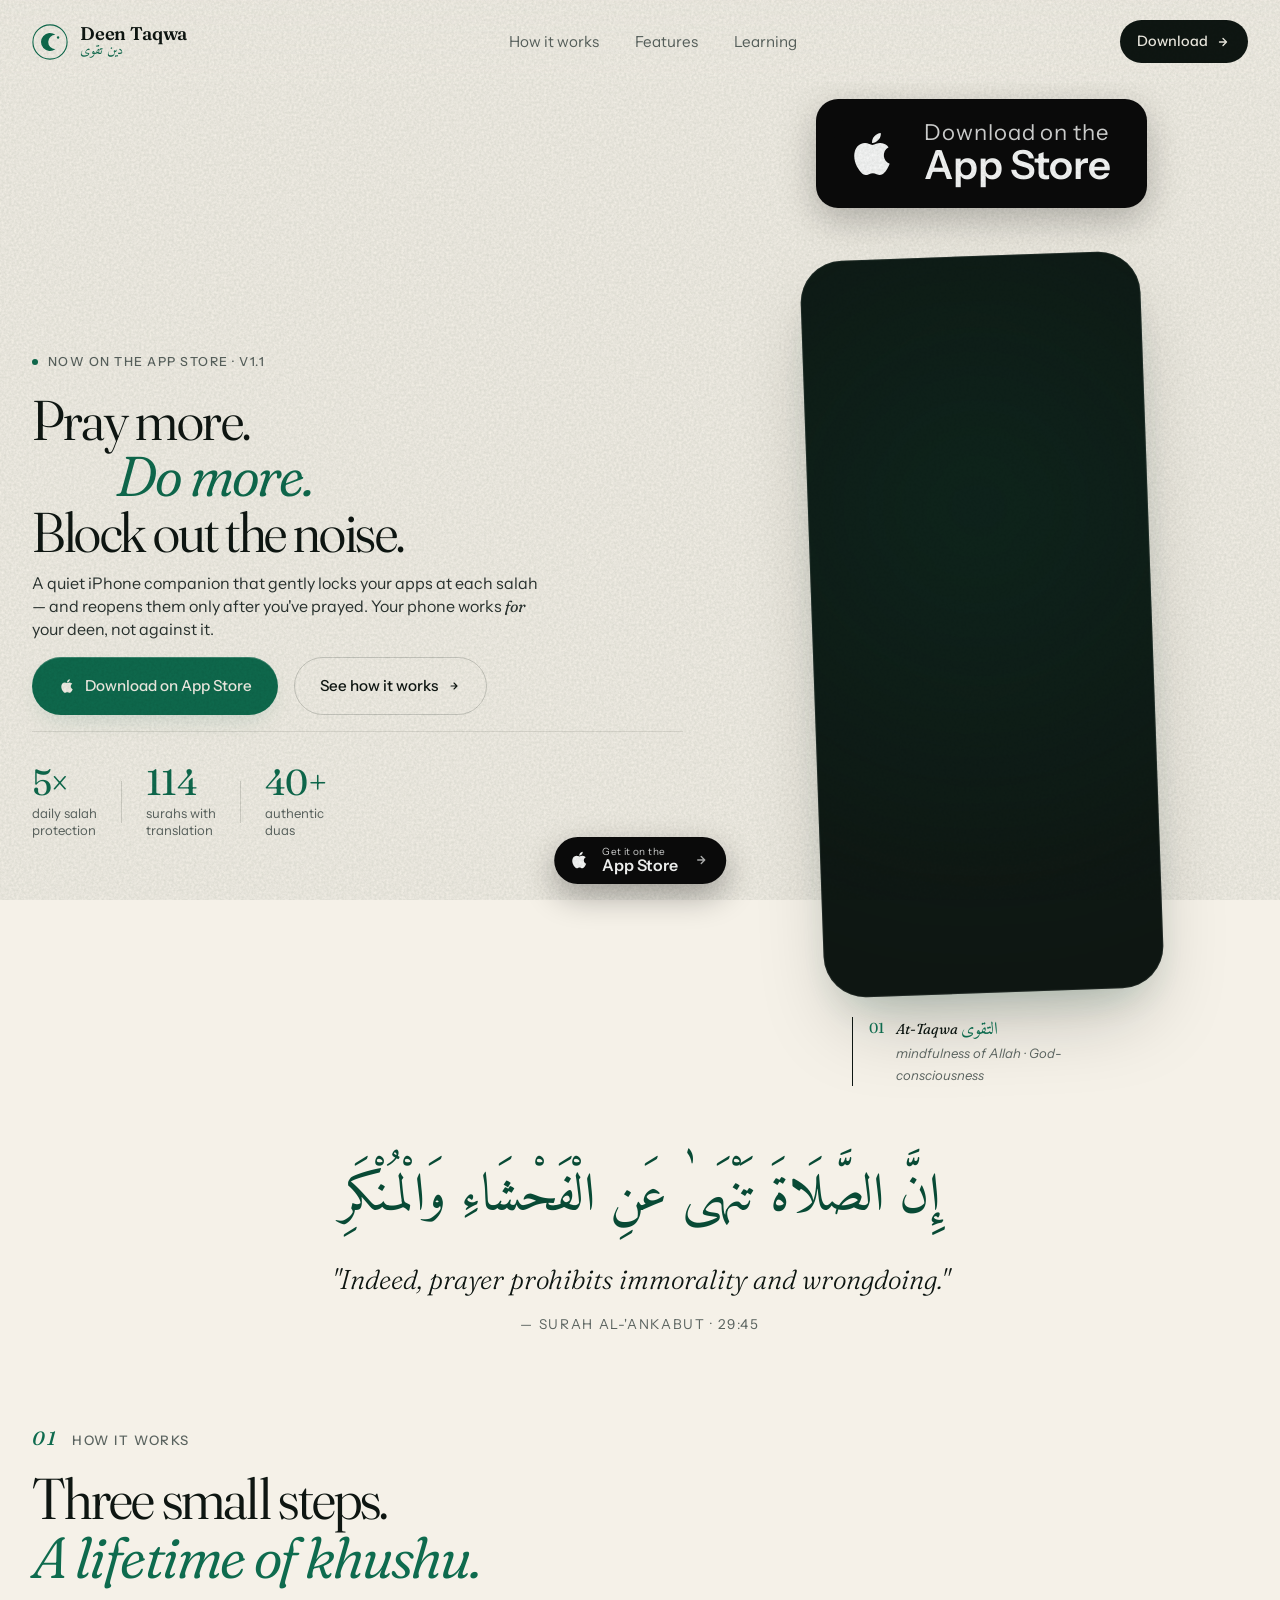
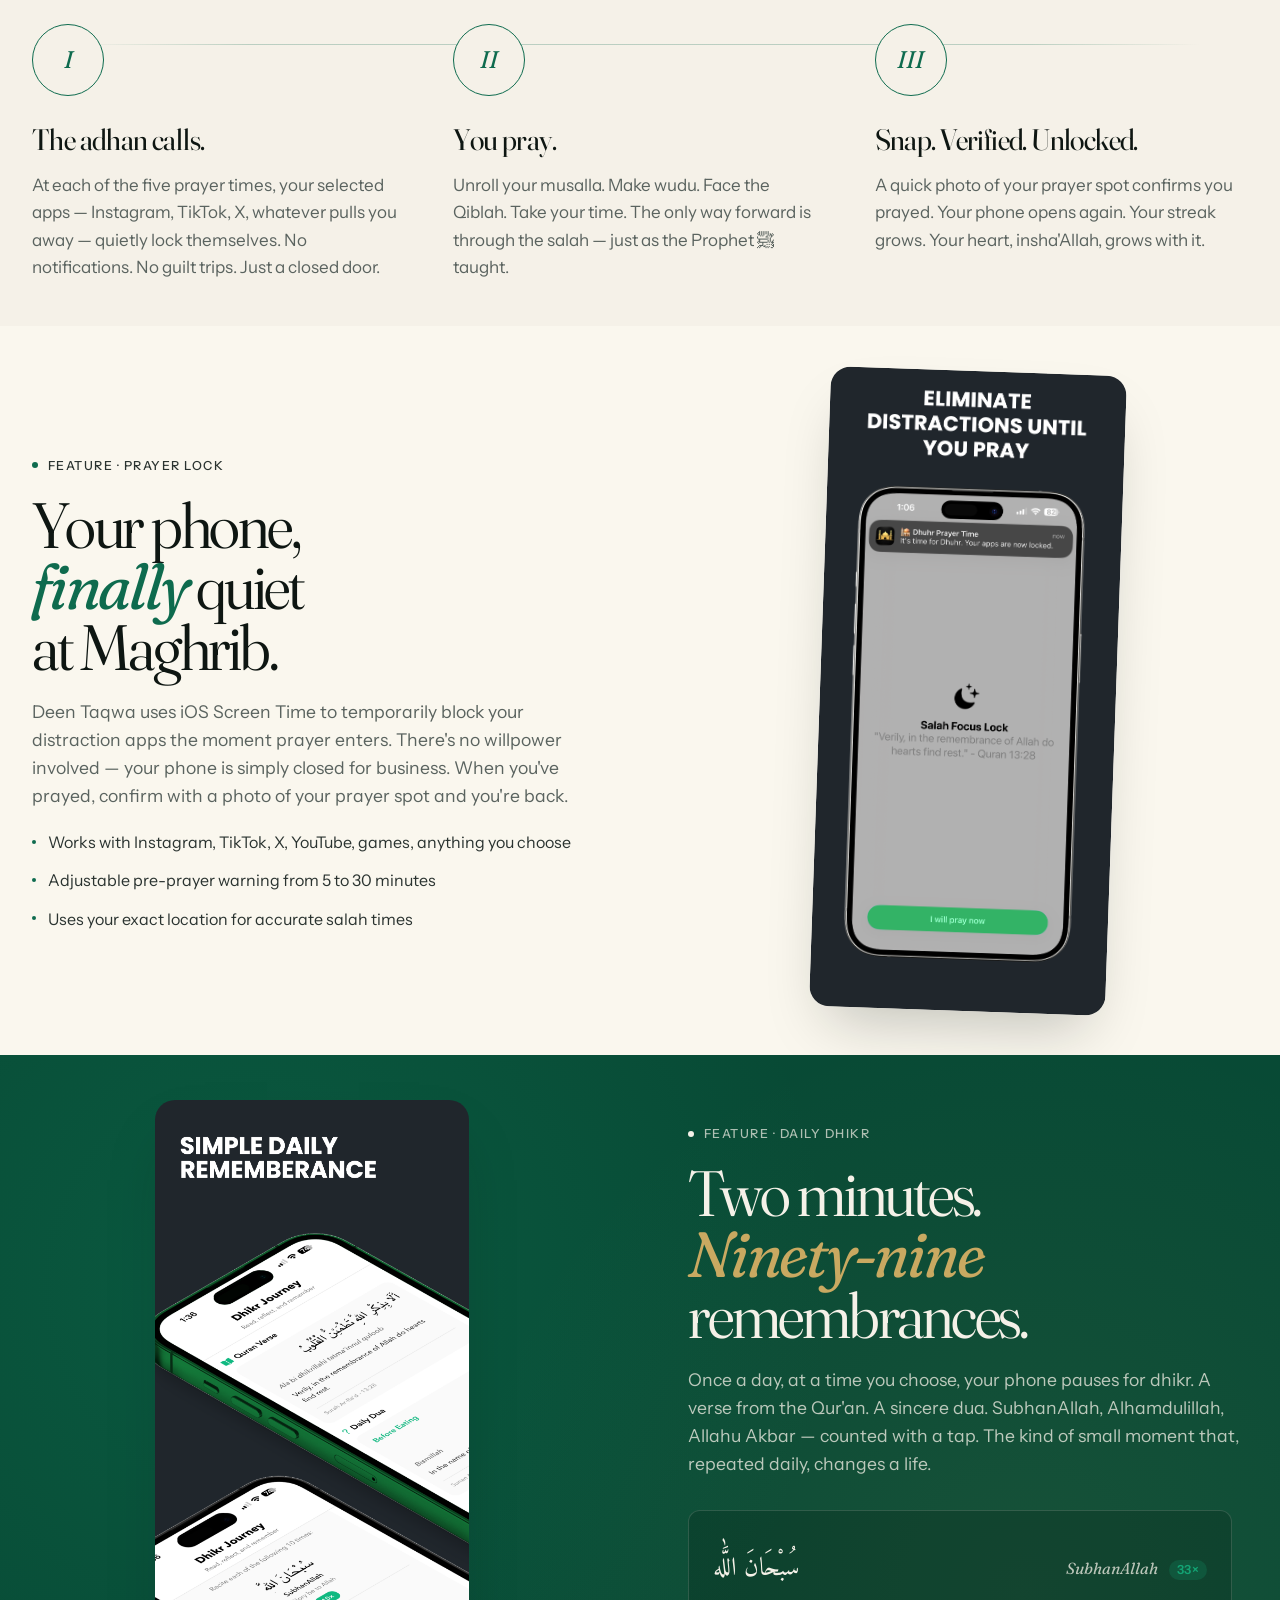
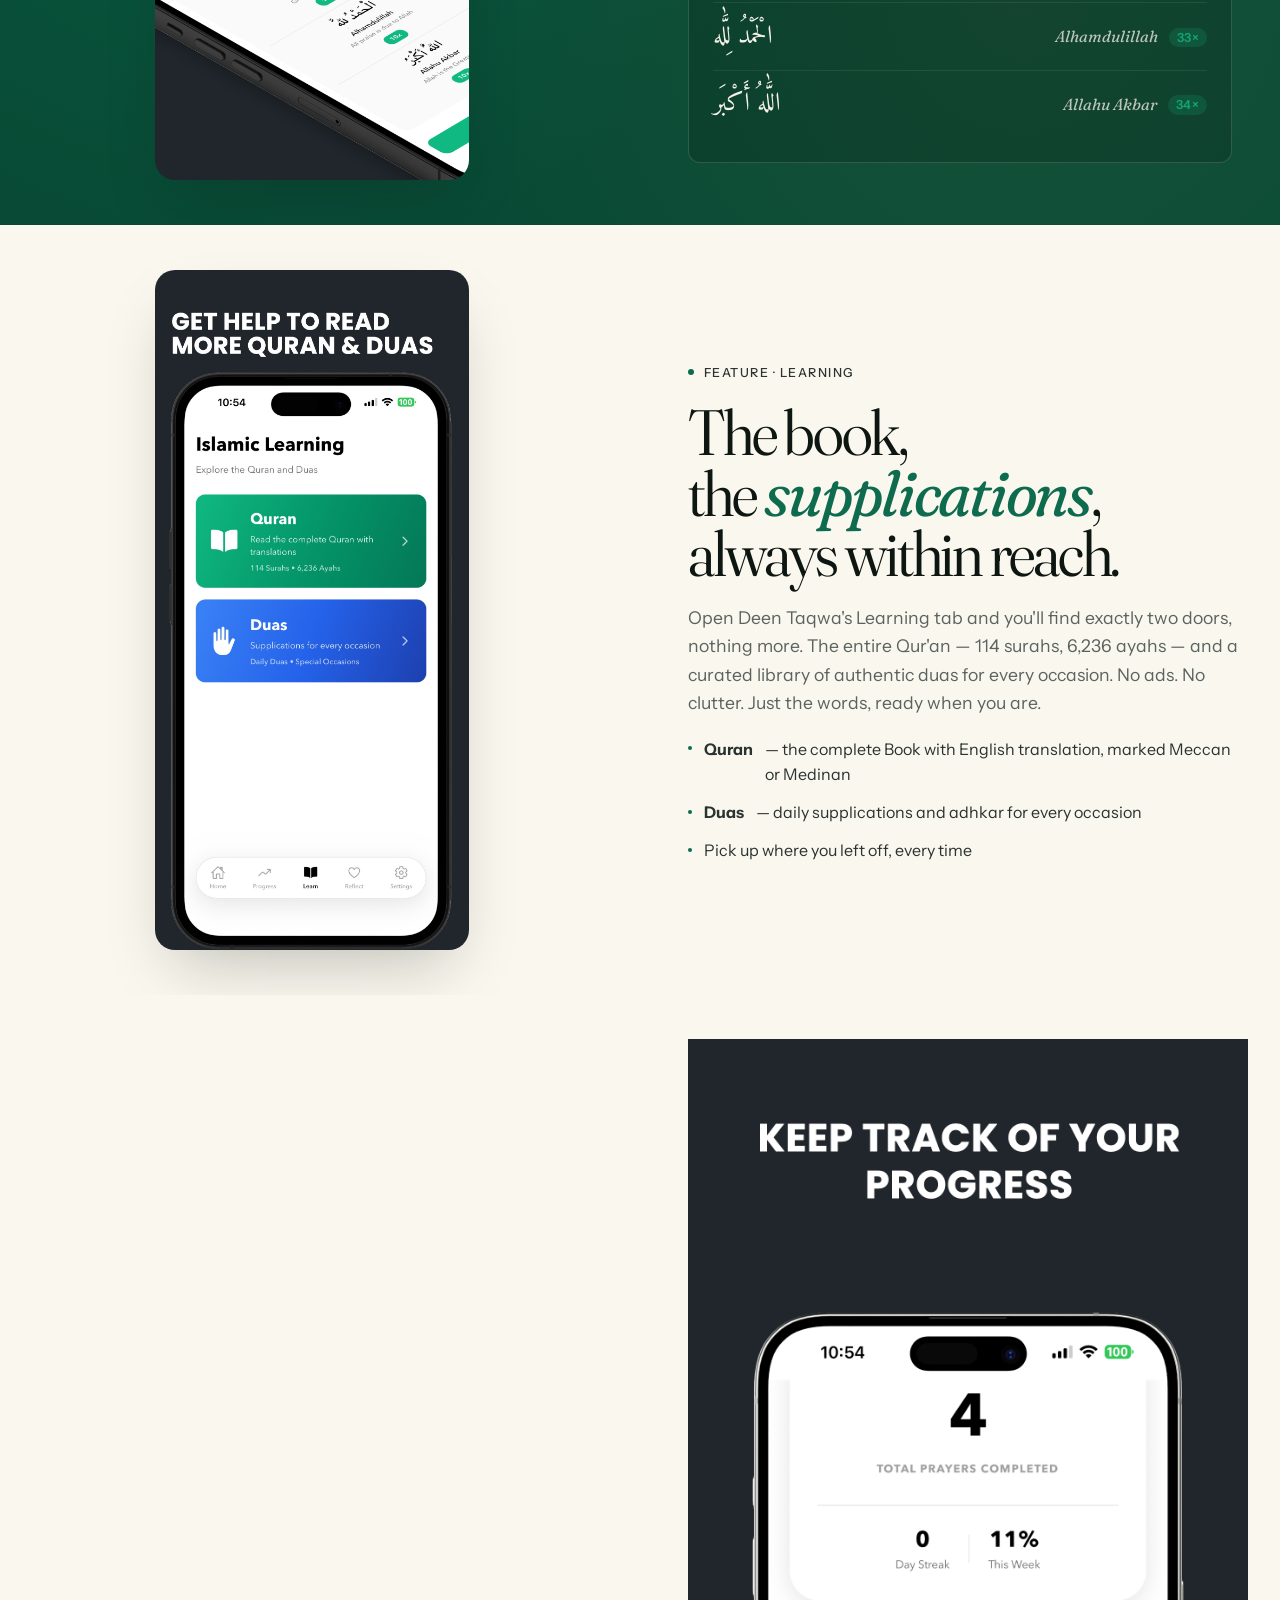
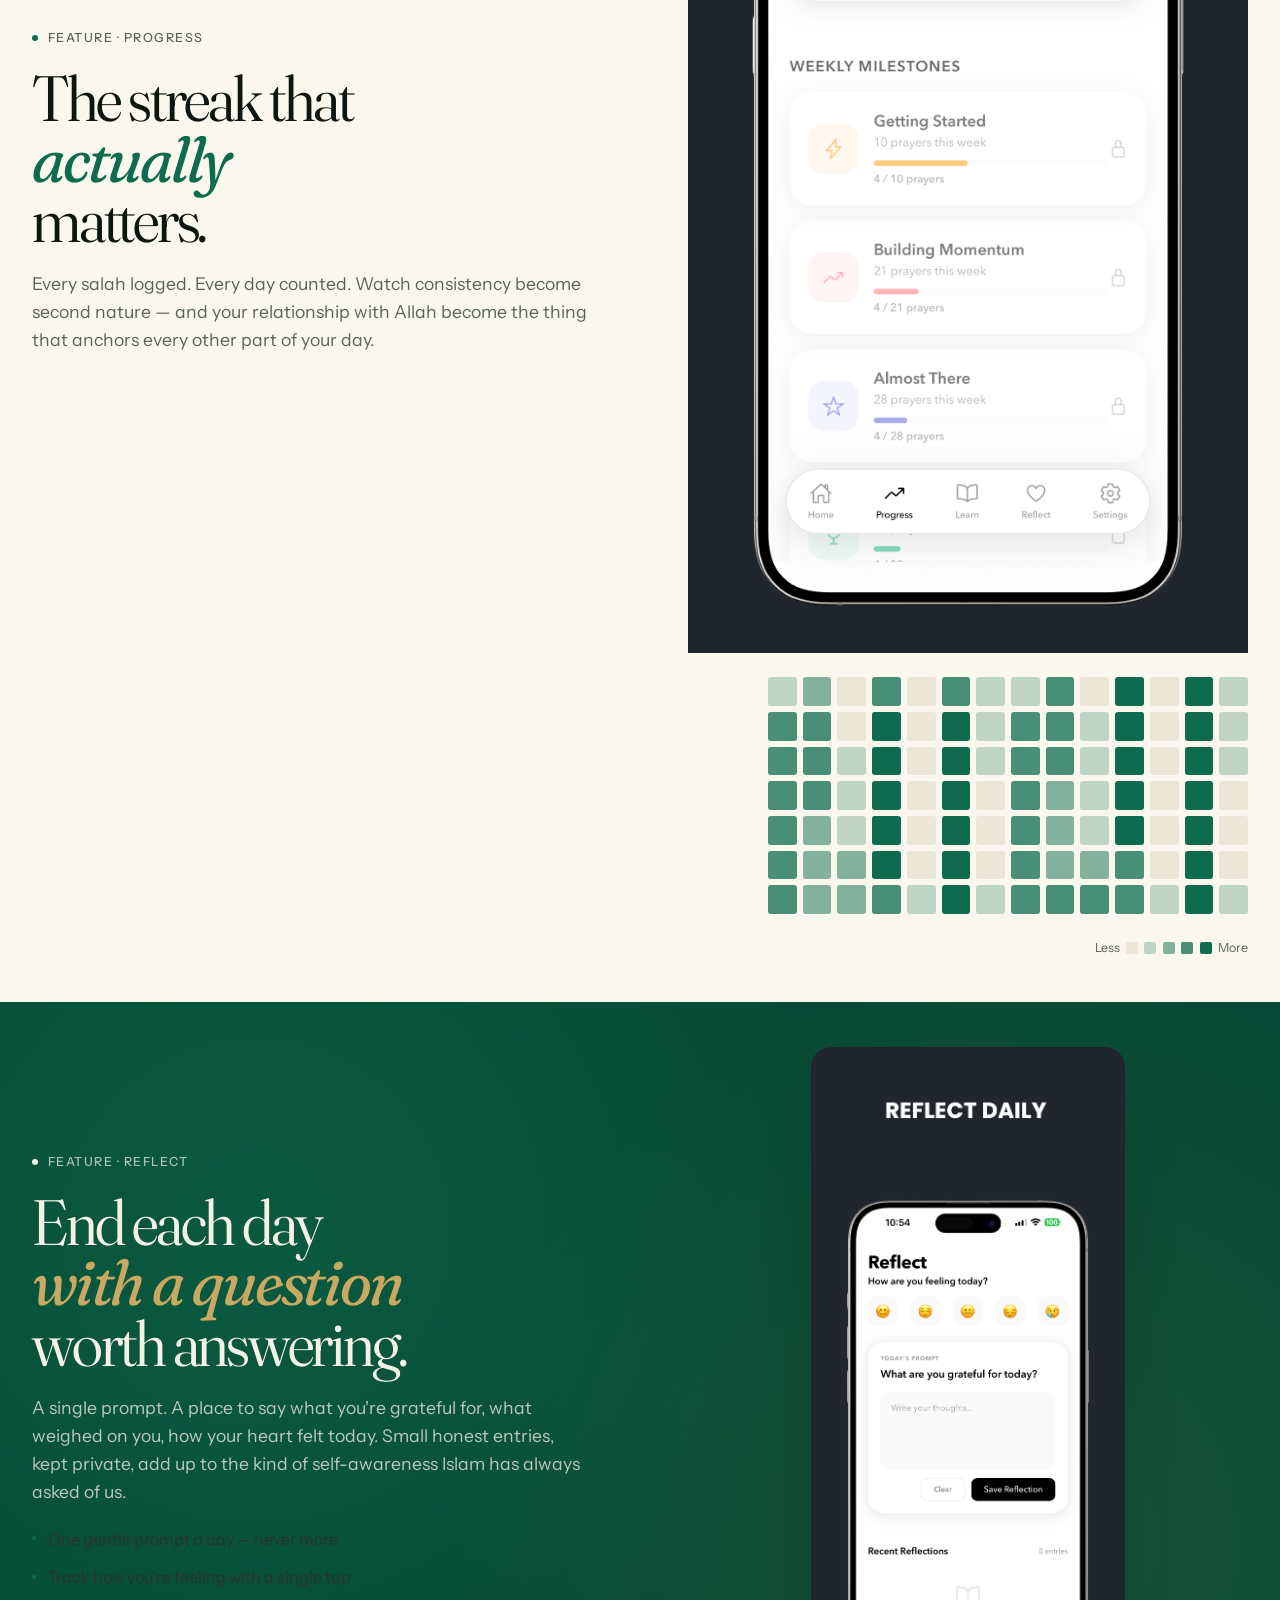
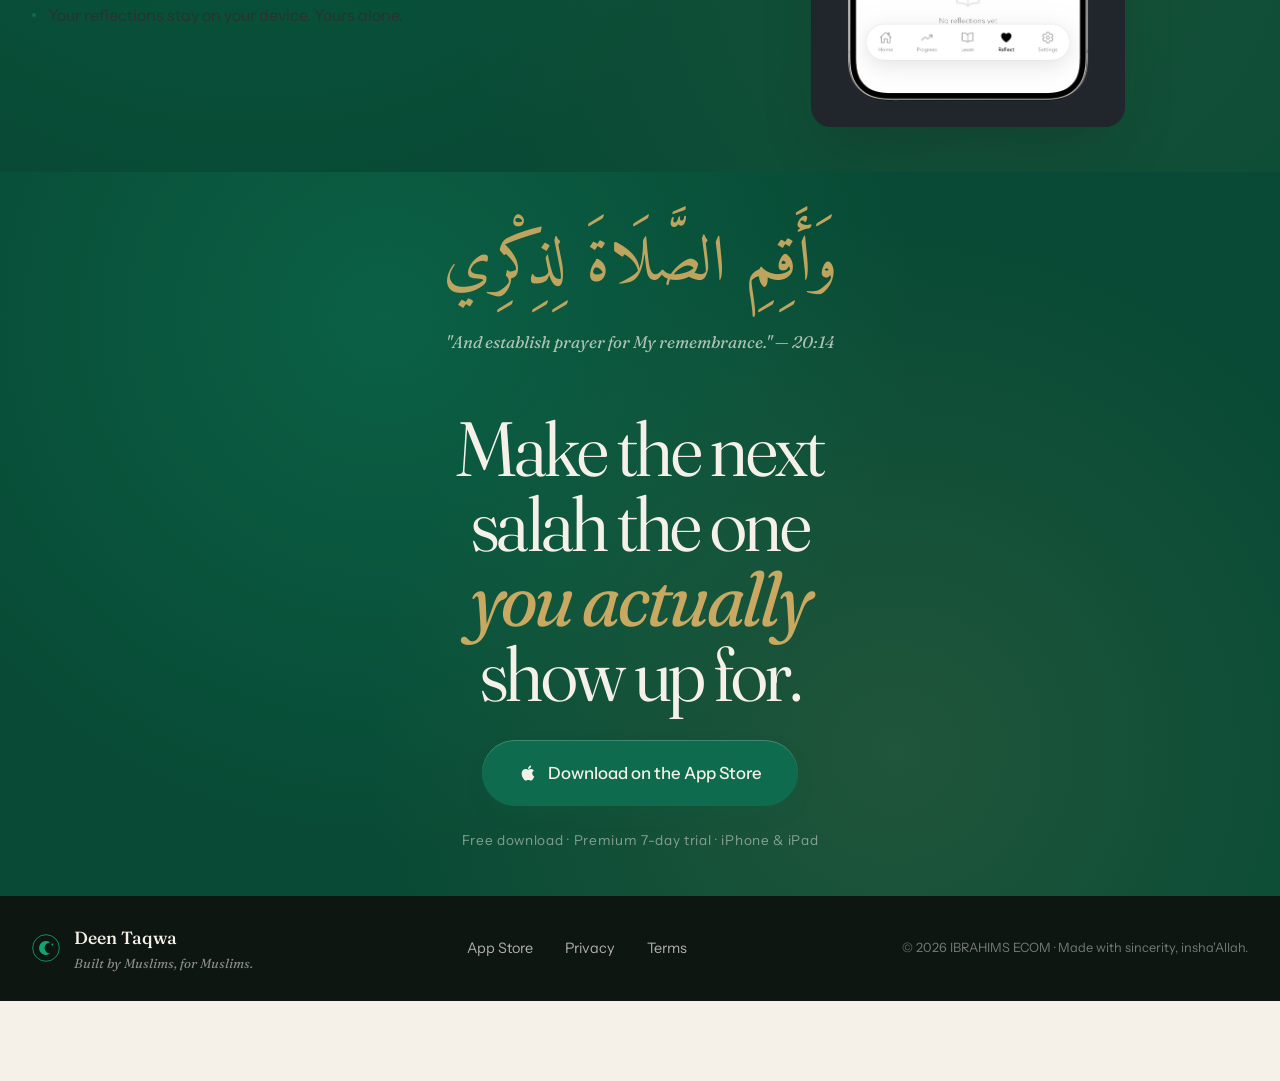
<file: index.html>
<!DOCTYPE html>
<html lang="en">
<head>
<meta charset="UTF-8" />
<meta name="viewport" content="width=device-width, initial-scale=1.0" />
<title>Deen Taqwa — Pray More. Do More. Block Out the Noise.</title>
<meta name="description" content="Deen Taqwa gently locks your apps at prayer times. Unlock by praying. Build blessed habits, track your streaks, and reconnect with salah." />

<link rel="preconnect" href="https://fonts.googleapis.com">
<link rel="preconnect" href="https://fonts.gstatic.com" crossorigin>
<link href="https://fonts.googleapis.com/css2?family=Fraunces:opsz,wght,SOFT,WONK@9..144,300..900,0..100,0..1&family=Instrument+Sans:ital,wght@0,400..700;1,400..700&family=Amiri:wght@400;700&display=swap" rel="stylesheet">

<link rel="stylesheet" href="styles.css" />

<!-- Wistia — hero video -->
<script src="https://fast.wistia.com/player.js" async></script>
<script src="https://fast.wistia.com/embed/umyrhrd9tx.js" async type="module"></script>
<style>
  wistia-player[media-id='umyrhrd9tx']:not(:defined) {
    background: center / cover no-repeat url('https://fast.wistia.com/embed/medias/umyrhrd9tx/swatch');
    display: block;
    padding-top: 216.67%;
  }
  /* Blend video edges into the hero background, hide any Wistia chrome that slips through */
  .hero__phone wistia-player {
    display: block;
    width: 100%;
    height: 100%;
    background: transparent;
  }
  /* App Store badge above the hero video */
  .hero__app-badge {
    display: inline-flex;
    align-items: center;
    gap: 24px;
    padding: 22px 36px 22px 28px;
    margin: 0 auto 24px;
    background: #0a0a0a;
    color: #fafafa;
    border-radius: 22px;
    text-decoration: none;
    font-family: var(--font-sans, 'Instrument Sans', system-ui, sans-serif);
    box-shadow: 0 12px 36px rgba(0, 0, 0, 0.25);
    transition: transform 0.2s ease, box-shadow 0.2s ease;
    width: fit-content;
  }
  .hero__app-badge:hover {
    transform: translateY(-2px);
    box-shadow: 0 18px 48px rgba(0, 0, 0, 0.3);
  }
  .hero__app-badge svg { flex-shrink: 0; }
  .hero__app-badge-copy {
    display: flex;
    flex-direction: column;
    line-height: 1.05;
    text-align: left;
  }
  .hero__app-badge-line1 {
    font-size: 22px;
    letter-spacing: 0.04em;
    opacity: 0.85;
  }
  .hero__app-badge-line2 {
    font-size: 40px;
    font-weight: 600;
    letter-spacing: -0.01em;
  }
  .hero__media { display: flex; flex-direction: column; align-items: center; }
  @media (max-width: 640px) {
    .hero__app-badge { padding: 16px 24px 16px 20px; gap: 18px; border-radius: 18px; }
    .hero__app-badge svg { width: 42px; height: 42px; }
    .hero__app-badge-line1 { font-size: 16px; }
    .hero__app-badge-line2 { font-size: 30px; }
  }

  /* Sticky Download CTA — always visible, app-store link */
  body { padding-bottom: 80px; }
  .sticky-download {
    position: fixed;
    bottom: 16px;
    left: 50%;
    transform: translateX(-50%);
    display: inline-flex;
    align-items: center;
    gap: 12px;
    padding: 10px 18px 10px 14px;
    background: #0a0a0a;
    color: #fafafa;
    border-radius: 999px;
    text-decoration: none;
    font-family: var(--font-sans, 'Instrument Sans', system-ui, sans-serif);
    box-shadow: 0 12px 32px rgba(0, 0, 0, 0.32), 0 0 0 1px rgba(255,255,255,0.05);
    z-index: 100;
    transition: transform 0.25s ease, box-shadow 0.25s ease, background 0.25s ease;
  }
  .sticky-download:hover {
    transform: translateX(-50%) translateY(-2px);
    box-shadow: 0 16px 40px rgba(0, 0, 0, 0.4);
    background: #1a1a1a;
  }
  .sticky-download svg { flex-shrink: 0; }
  .sticky-download__copy { display: flex; flex-direction: column; line-height: 1.05; text-align: left; }
  .sticky-download__line1 { font-size: 10px; letter-spacing: 0.04em; opacity: 0.85; }
  .sticky-download__line2 { font-size: 16px; font-weight: 600; letter-spacing: -0.01em; }
  .sticky-download__arrow { opacity: 0.7; margin-left: 4px; transition: transform 0.2s ease; }
  .sticky-download:hover .sticky-download__arrow { transform: translateX(2px); opacity: 1; }
  @media (max-width: 640px) {
    body { padding-bottom: 70px; }
    .sticky-download {
      left: 12px;
      right: 12px;
      transform: none;
      justify-content: center;
      padding: 10px 16px;
    }
    .sticky-download:hover { transform: translateY(-2px); }
  }
  .hero__phone wistia-player::part(wistia-close),
  .hero__phone wistia-player::part(wistia-branding),
  .hero__phone wistia-player::part(wistia-watermark),
  .hero__phone [class*='w-bottom-bar'],
  .hero__phone [class*='w-big-play-button'],
  .hero__phone [class*='w-vulcan'],
  .hero__phone [class*='w-branding'] {
    display: none !important;
    opacity: 0 !important;
    pointer-events: none !important;
  }
</style>
</head>
<body>

<!-- Subtle grain overlay -->
<div class="grain" aria-hidden="true"></div>

<!-- NAV -->
<header class="nav">
  <a href="#" class="nav__brand" aria-label="Deen Taqwa home">
    <svg class="nav__mark" viewBox="0 0 40 40" aria-hidden="true">
      <circle cx="20" cy="20" r="19" fill="none" stroke="currentColor" stroke-width="1.2"/>
      <path d="M26 12 a10 10 0 1 0 0 16 a8 8 0 1 1 0 -16 z" fill="currentColor"/>
      <circle cx="29" cy="15" r="1.3" fill="currentColor"/>
    </svg>
    <span class="nav__wordmark">
      <span class="nav__wordmark-main">Deen Taqwa</span>
      <span class="nav__wordmark-sub">دين تقوى</span>
    </span>
  </a>

  <nav class="nav__links" aria-label="Primary">
    <a href="#how">How it works</a>
    <a href="#features">Features</a>
    <a href="#learning">Learning</a>
  </nav>

  <a href="https://apps.apple.com/us/app/deen-taqwa-salah-dhikr/id6758683868" class="nav__cta" target="_blank" rel="noopener">
    Download
    <svg viewBox="0 0 16 16" width="14" height="14" aria-hidden="true"><path d="M4 8h8M8 4l4 4-4 4" fill="none" stroke="currentColor" stroke-width="1.5" stroke-linecap="round" stroke-linejoin="round"/></svg>
  </a>
</header>

<!-- HERO -->
<section class="hero">
  <div class="hero__grid">

    <div class="hero__copy">
      <div class="eyebrow">
        <span class="eyebrow__dot"></span>
        <span>Now on the App Store · v1.1</span>
      </div>

      <h1 class="hero__title">
        <span class="hero__title-line">Pray more.</span>
        <span class="hero__title-line hero__title-line--italic">Do more.</span>
        <span class="hero__title-line">Block out the noise.</span>
      </h1>

      <p class="hero__lede">
        A quiet iPhone companion that gently locks your apps at each salah — and reopens them only after you've prayed. Your phone works <em>for</em> your deen, not against it.
      </p>

      <div class="hero__ctas">
        <a href="https://apps.apple.com/us/app/deen-taqwa-salah-dhikr/id6758683868" class="btn btn--primary" target="_blank" rel="noopener">
          <svg viewBox="0 0 24 24" width="18" height="18" aria-hidden="true" fill="currentColor">
            <path d="M17.05 20.28c-.98.95-2.05.8-3.08.35-1.09-.46-2.09-.48-3.24 0-1.44.62-2.2.44-3.06-.35C2.79 15.25 3.51 7.59 9.05 7.31c1.35.07 2.29.74 3.08.8 1.18-.24 2.31-.93 3.57-.84 1.51.12 2.65.72 3.4 1.8-3.12 1.87-2.38 5.98.48 7.13-.57 1.5-1.31 2.99-2.54 4.08zM12.03 7.25c-.15-2.23 1.66-4.07 3.74-4.25.29 2.58-2.34 4.5-3.74 4.25z"/>
          </svg>
          Download on App Store
        </a>
        <a href="#how" class="btn btn--ghost">
          See how it works
          <svg viewBox="0 0 16 16" width="12" height="12" aria-hidden="true"><path d="M4 8h8M8 4l4 4-4 4" fill="none" stroke="currentColor" stroke-width="1.5" stroke-linecap="round" stroke-linejoin="round"/></svg>
        </a>
      </div>

      <div class="hero__stats">
        <div class="stat">
          <div class="stat__num">5×</div>
          <div class="stat__label">daily salah<br/>protection</div>
        </div>
        <div class="stat__divider"></div>
        <div class="stat">
          <div class="stat__num">114</div>
          <div class="stat__label">surahs with<br/>translation</div>
        </div>
        <div class="stat__divider"></div>
        <div class="stat">
          <div class="stat__num">40+</div>
          <div class="stat__label">authentic<br/>duas</div>
        </div>
      </div>
    </div>

    <div class="hero__media">
      <a
        href="https://apps.apple.com/us/app/deen-taqwa-salah-dhikr/id6758683868"
        class="hero__app-badge"
        target="_blank"
        rel="noopener"
        aria-label="Download Deen Taqwa on the App Store"
      >
        <svg viewBox="0 0 24 24" width="56" height="56" aria-hidden="true" fill="currentColor">
          <path d="M17.05 20.28c-.98.95-2.05.8-3.08.35-1.09-.46-2.09-.48-3.24 0-1.44.62-2.2.44-3.06-.35C2.79 15.25 3.51 7.59 9.05 7.31c1.35.07 2.29.74 3.08.8 1.18-.24 2.31-.93 3.57-.84 1.51.12 2.65.72 3.4 1.8-3.12 1.87-2.38 5.98.48 7.13-.57 1.5-1.31 2.99-2.54 4.08zM12.03 7.25c-.15-2.23 1.66-4.07 3.74-4.25.29 2.58-2.34 4.5-3.74 4.25z"/>
        </svg>
        <span class="hero__app-badge-copy">
          <span class="hero__app-badge-line1">Download on the</span>
          <span class="hero__app-badge-line2">App Store</span>
        </span>
      </a>
      <div class="hero__phone">
        <wistia-player
          media-id="umyrhrd9tx"
          aspect="0.46153846153846156"
          autoplay="true"
          muted="true"
          loop="true"
          playbar="false"
          play-button="false"
          small-play-button="false"
          big-play-button="false"
          fullscreen-button="false"
          volume-control="false"
          settings-control="false"
          playback-rate-control="false"
          controls-visible-on-load="false"
          silent-auto-play="true"
          end-video-behavior="loop"
          resumable="false">
        </wistia-player>
        <div class="hero__phone-glow" aria-hidden="true"></div>
      </div>
      <figure class="hero__caption">
        <span class="hero__caption-num">01</span>
        <span class="hero__caption-text">
          <em>At-Taqwa</em> <span class="ar">التقوى</span><br/>
          <span class="hero__caption-meaning">mindfulness of Allah · God-consciousness</span>
        </span>
      </figure>
    </div>

  </div>

</section>

<!-- THE PROBLEM / PROMISE -->
<section class="quote">
  <div class="quote__inner">
    <p class="quote__ar">إِنَّ الصَّلَاةَ تَنْهَىٰ عَنِ الْفَحْشَاءِ وَالْمُنْكَرِ</p>
    <p class="quote__tr">
      "Indeed, prayer prohibits immorality and wrongdoing."
    </p>
    <p class="quote__cite">— Surah Al-'Ankabut · 29:45</p>
  </div>
</section>

<!-- HOW IT WORKS -->
<section id="how" class="how">
  <div class="section-head">
    <div class="section-head__kicker">
      <span class="section-head__num">01</span>
      <span>How it works</span>
    </div>
    <h2 class="section-head__title">
      Three small steps.<br/>
      <span class="section-head__title--italic">A lifetime of khushu.</span>
    </h2>
  </div>

  <div class="steps">
    <article class="step">
      <div class="step__num">I</div>
      <h3 class="step__title">The adhan calls.</h3>
      <p class="step__body">At each of the five prayer times, your selected apps — Instagram, TikTok, X, whatever pulls you away — quietly lock themselves. No notifications. No guilt trips. Just a closed door.</p>
    </article>

    <article class="step">
      <div class="step__num">II</div>
      <h3 class="step__title">You pray.</h3>
      <p class="step__body">Unroll your musalla. Make wudu. Face the Qiblah. Take your time. The only way forward is through the salah — just as the Prophet ﷺ taught.</p>
    </article>

    <article class="step">
      <div class="step__num">III</div>
      <h3 class="step__title">Snap. Verified. Unlocked.</h3>
      <p class="step__body">A quick photo of your prayer spot confirms you prayed. Your phone opens again. Your streak grows. Your heart, insha'Allah, grows with it.</p>
    </article>
  </div>
</section>

<!-- FEATURE ONE — APP LOCK -->
<section id="features" class="feature feature--light">
  <div class="feature__grid">
    <div class="feature__copy">
      <div class="eyebrow eyebrow--dark">
        <span class="eyebrow__dot eyebrow__dot--emerald"></span>
        <span>Feature · Prayer Lock</span>
      </div>
      <h2 class="feature__title">
        Your phone,<br/>
        <em>finally</em> quiet<br/>
        at Maghrib.
      </h2>
      <p class="feature__body">
        Deen Taqwa uses iOS Screen Time to temporarily block your distraction apps the moment prayer enters. There's no willpower involved — your phone is simply closed for business. When you've prayed, confirm with a photo of your prayer spot and you're back.
      </p>
      <ul class="feature__list">
        <li><span class="feature__list-dot"></span>Works with Instagram, TikTok, X, YouTube, games, anything you choose</li>
        <li><span class="feature__list-dot"></span>Adjustable pre-prayer warning from 5 to 30 minutes</li>
        <li><span class="feature__list-dot"></span>Uses your exact location for accurate salah times</li>
      </ul>
    </div>

    <div class="feature__media feature__media--verify">
      <img src="assets/focus-lock.png" alt="Deen Taqwa Salah Focus Lock — your apps are now locked until you pray" />
    </div>
  </div>
</section>

<!-- FEATURE TWO — DHIKR -->
<section class="feature feature--dark">
  <div class="feature__grid feature__grid--reverse">
    <div class="feature__copy">
      <div class="eyebrow eyebrow--light">
        <span class="eyebrow__dot eyebrow__dot--cream"></span>
        <span>Feature · Daily Dhikr</span>
      </div>
      <h2 class="feature__title feature__title--light">
        Two minutes.<br/>
        <em>Ninety-nine</em><br/>
        remembrances.
      </h2>
      <p class="feature__body feature__body--light">
        Once a day, at a time you choose, your phone pauses for dhikr. A verse from the Qur'an. A sincere dua. SubhanAllah, Alhamdulillah, Allahu Akbar — counted with a tap. The kind of small moment that, repeated daily, changes a life.
      </p>
      <div class="dhikr-display">
        <div class="dhikr-row">
          <span class="dhikr-ar">سُبْحَانَ اللَّٰه</span>
          <span class="dhikr-tr">SubhanAllah <span class="dhikr-count">33×</span></span>
        </div>
        <div class="dhikr-row">
          <span class="dhikr-ar">الْحَمْدُ لِلَّٰه</span>
          <span class="dhikr-tr">Alhamdulillah <span class="dhikr-count">33×</span></span>
        </div>
        <div class="dhikr-row">
          <span class="dhikr-ar">اللَّٰهُ أَكْبَر</span>
          <span class="dhikr-tr">Allahu Akbar <span class="dhikr-count">34×</span></span>
        </div>
      </div>
    </div>

    <div class="feature__media feature__media--hero">
      <img src="assets/dhikr-journey.png" alt="Deen Taqwa Dhikr Journey — Quran verse, daily dua, and the three remembrances counted with taps" />
    </div>
  </div>
</section>

<!-- LEARNING SECTION -->
<section id="learning" class="feature feature--light">
  <div class="feature__grid feature__grid--reverse">
    <div class="feature__copy">
      <div class="eyebrow eyebrow--dark">
        <span class="eyebrow__dot eyebrow__dot--emerald"></span>
        <span>Feature · Learning</span>
      </div>
      <h2 class="feature__title">
        The book,<br/>
        the <em>supplications</em>,<br/>
        always within reach.
      </h2>
      <p class="feature__body">
        Open Deen Taqwa's Learning tab and you'll find exactly two doors, nothing more. The entire Qur'an — 114 surahs, 6,236 ayahs — and a curated library of authentic duas for every occasion. No ads. No clutter. Just the words, ready when you are.
      </p>
      <ul class="feature__list">
        <li><span class="feature__list-dot"></span><strong>Quran</strong> — the complete Book with English translation, marked Meccan or Medinan</li>
        <li><span class="feature__list-dot"></span><strong>Duas</strong> — daily supplications and adhkar for every occasion</li>
        <li><span class="feature__list-dot"></span>Pick up where you left off, every time</li>
      </ul>
    </div>

    <div class="feature__media feature__media--hero">
      <img src="assets/learning.png" alt="Deen Taqwa Islamic Learning screen — Quran and Duas in one clean view" />
    </div>
  </div>
</section>

<!-- PROGRESS / STATS -->
<section class="progress">
  <div class="progress__inner">
    <div class="progress__copy">
      <div class="eyebrow">
        <span class="eyebrow__dot"></span>
        <span>Feature · Progress</span>
      </div>
      <h2 class="feature__title">
        The streak that<br/>
        <em>actually</em><br/>
        matters.
      </h2>
      <p class="feature__body">
        Every salah logged. Every day counted. Watch consistency become second nature — and your relationship with Allah become the thing that anchors every other part of your day.
      </p>
    </div>

    <div class="progress__viz">
      <div class="progress__phone">
        <img src="assets/progress.png" alt="Deen Taqwa progress screen — total prayers completed, day streak, and weekly milestones" />
      </div>
      <div class="streak-grid" aria-hidden="true">
        <!-- 7 cols x 6 rows = 42 cells, GitHub-style streak -->
      </div>
      <div class="streak-legend" aria-hidden="true">
        <span>Less</span>
        <span class="streak-sq streak-sq--l0"></span>
        <span class="streak-sq streak-sq--l1"></span>
        <span class="streak-sq streak-sq--l2"></span>
        <span class="streak-sq streak-sq--l3"></span>
        <span class="streak-sq streak-sq--l4"></span>
        <span>More</span>
      </div>
    </div>
  </div>
</section>

<!-- REFLECT SECTION -->
<section class="feature feature--dark">
  <div class="feature__grid">
    <div class="feature__copy">
      <div class="eyebrow eyebrow--light">
        <span class="eyebrow__dot eyebrow__dot--cream"></span>
        <span>Feature · Reflect</span>
      </div>
      <h2 class="feature__title feature__title--light">
        End each day<br/>
        <em>with a question</em><br/>
        worth answering.
      </h2>
      <p class="feature__body feature__body--light">
        A single prompt. A place to say what you're grateful for, what weighed on you, how your heart felt today. Small honest entries, kept private, add up to the kind of self-awareness Islam has always asked of us.
      </p>
      <ul class="feature__list">
        <li><span class="feature__list-dot"></span>One gentle prompt a day — never more</li>
        <li><span class="feature__list-dot"></span>Track how you're feeling with a single tap</li>
        <li><span class="feature__list-dot"></span>Your reflections stay on your device. Yours alone.</li>
      </ul>
    </div>

    <div class="feature__media feature__media--hero">
      <img src="assets/reflect.png" alt="Deen Taqwa Reflect screen — mood check-in and a daily gratitude prompt" />
    </div>
  </div>
</section>

<!-- FINAL CTA -->
<section class="final-cta">
  <div class="final-cta__inner">
    <p class="final-cta__ar">وَأَقِمِ الصَّلَاةَ لِذِكْرِي</p>
    <p class="final-cta__meaning">"And establish prayer for My remembrance." — 20:14</p>

    <h2 class="final-cta__title">
      Make the next<br/>
      salah the one<br/>
      <em>you actually</em><br/>
      show up for.
    </h2>

    <a href="https://apps.apple.com/us/app/deen-taqwa-salah-dhikr/id6758683868" class="btn btn--primary btn--large" target="_blank" rel="noopener">
      <svg viewBox="0 0 24 24" width="20" height="20" aria-hidden="true" fill="currentColor">
        <path d="M17.05 20.28c-.98.95-2.05.8-3.08.35-1.09-.46-2.09-.48-3.24 0-1.44.62-2.2.44-3.06-.35C2.79 15.25 3.51 7.59 9.05 7.31c1.35.07 2.29.74 3.08.8 1.18-.24 2.31-.93 3.57-.84 1.51.12 2.65.72 3.4 1.8-3.12 1.87-2.38 5.98.48 7.13-.57 1.5-1.31 2.99-2.54 4.08zM12.03 7.25c-.15-2.23 1.66-4.07 3.74-4.25.29 2.58-2.34 4.5-3.74 4.25z"/>
      </svg>
      Download on the App Store
    </a>

    <p class="final-cta__sub">Free download · Premium 7-day trial · iPhone & iPad</p>
  </div>
</section>

<!-- FOOTER -->
<footer class="footer">
  <div class="footer__inner">
    <div class="footer__brand">
      <span class="footer__mark">
        <svg viewBox="0 0 40 40" width="28" height="28" aria-hidden="true">
          <circle cx="20" cy="20" r="19" fill="none" stroke="currentColor" stroke-width="1.2"/>
          <path d="M26 12 a10 10 0 1 0 0 16 a8 8 0 1 1 0 -16 z" fill="currentColor"/>
          <circle cx="29" cy="15" r="1.3" fill="currentColor"/>
        </svg>
      </span>
      <div>
        <div class="footer__wordmark">Deen Taqwa</div>
        <div class="footer__tag">Built by Muslims, for Muslims.</div>
      </div>
    </div>

    <nav class="footer__nav" aria-label="Footer">
      <a href="https://apps.apple.com/us/app/deen-taqwa-salah-dhikr/id6758683868" target="_blank" rel="noopener">App Store</a>
      <a href="https://sites.google.com/view/salahlock/privacy-policy" target="_blank" rel="noopener">Privacy</a>
      <a href="https://www.apple.com/legal/internet-services/itunes/dev/stdeula/" target="_blank" rel="noopener">Terms</a>
    </nav>

    <p class="footer__copy">© 2026 IBRAHIMS ECOM · Made with sincerity, insha'Allah.</p>
  </div>
</footer>

<!-- Sticky Download CTA -->
<a
  href="https://apps.apple.com/us/app/deen-taqwa-salah-dhikr/id6758683868"
  class="sticky-download"
  target="_blank"
  rel="noopener"
  aria-label="Download Deen Taqwa on the App Store"
>
  <svg viewBox="0 0 24 24" width="22" height="22" aria-hidden="true" fill="currentColor">
    <path d="M17.05 20.28c-.98.95-2.05.8-3.08.35-1.09-.46-2.09-.48-3.24 0-1.44.62-2.2.44-3.06-.35C2.79 15.25 3.51 7.59 9.05 7.31c1.35.07 2.29.74 3.08.8 1.18-.24 2.31-.93 3.57-.84 1.51.12 2.65.72 3.4 1.8-3.12 1.87-2.38 5.98.48 7.13-.57 1.5-1.31 2.99-2.54 4.08zM12.03 7.25c-.15-2.23 1.66-4.07 3.74-4.25.29 2.58-2.34 4.5-3.74 4.25z"/>
  </svg>
  <span class="sticky-download__copy">
    <span class="sticky-download__line1">Get it on the</span>
    <span class="sticky-download__line2">App Store</span>
  </span>
  <svg class="sticky-download__arrow" viewBox="0 0 16 16" width="14" height="14" aria-hidden="true">
    <path d="M4 8h8M8 4l4 4-4 4" fill="none" stroke="currentColor" stroke-width="1.6" stroke-linecap="round" stroke-linejoin="round"/>
  </svg>
</a>

<script src="script.js"></script>
</body>
</html>
</file>
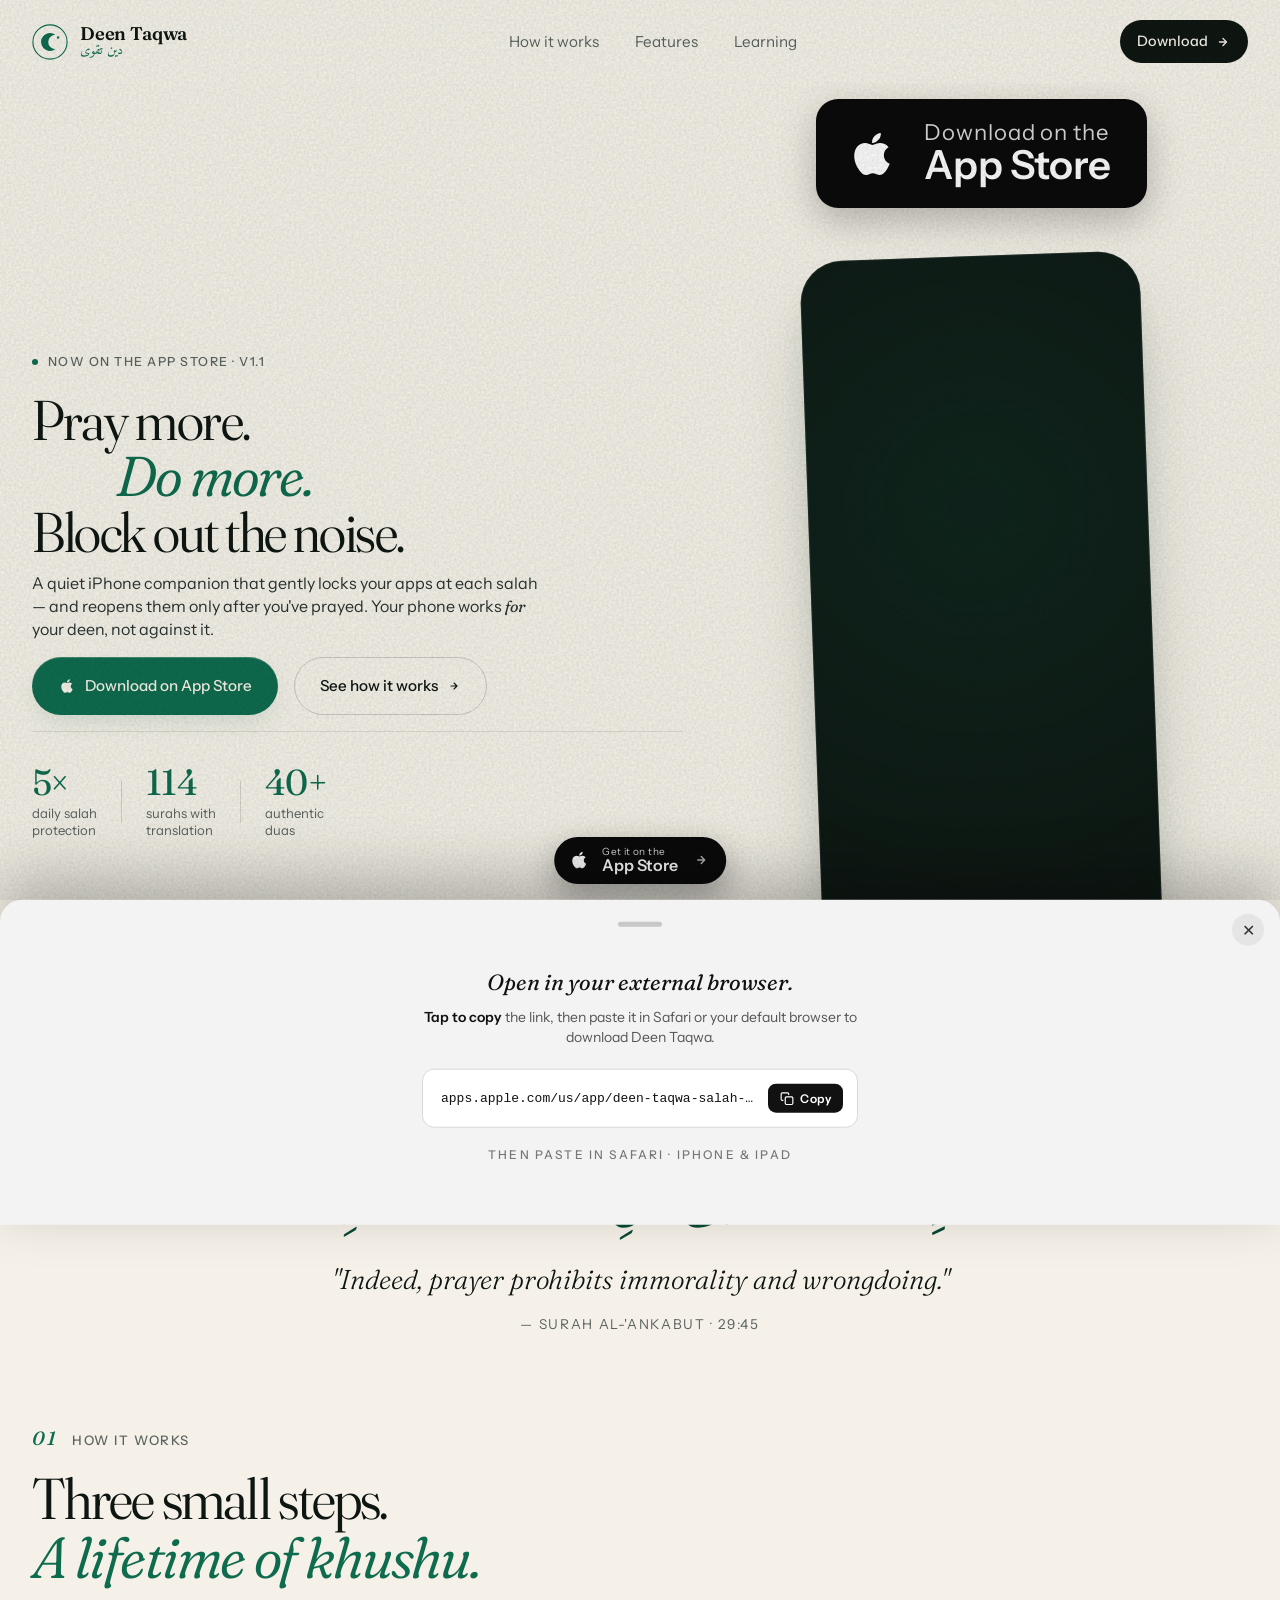
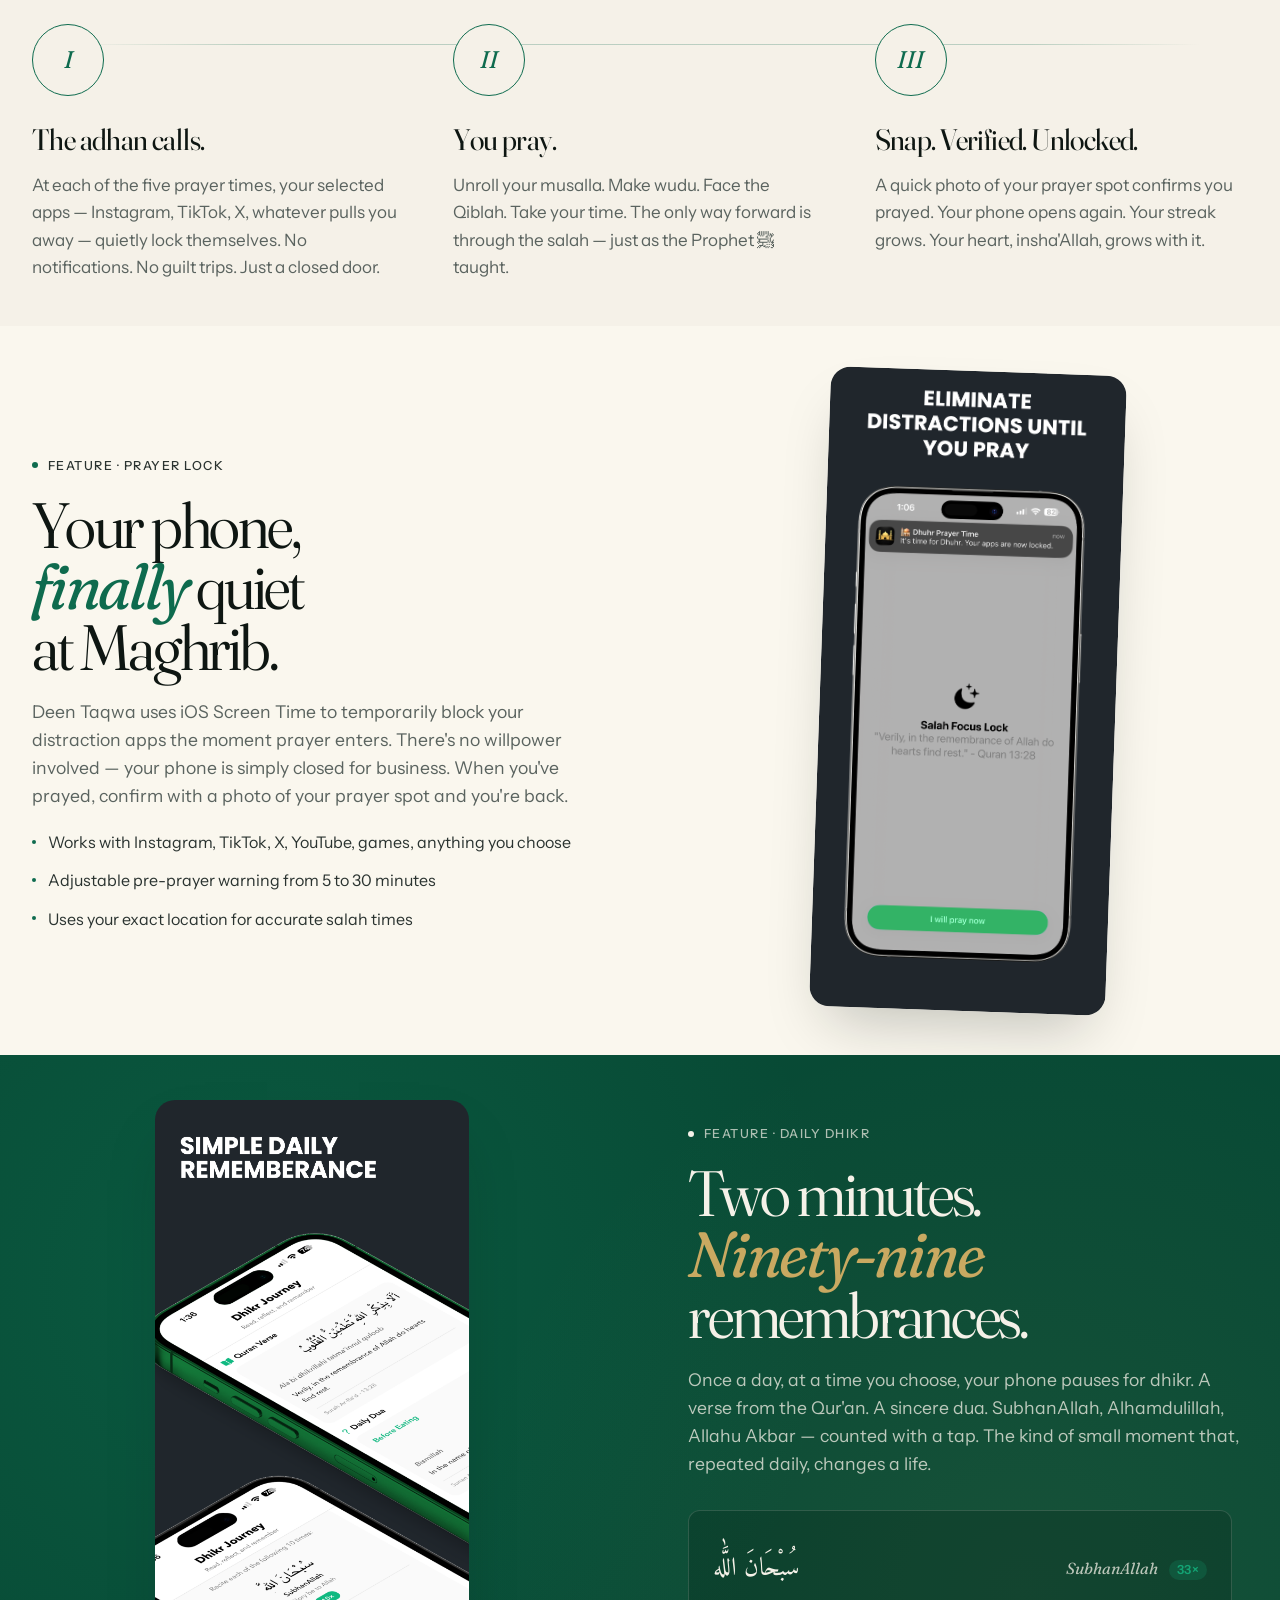
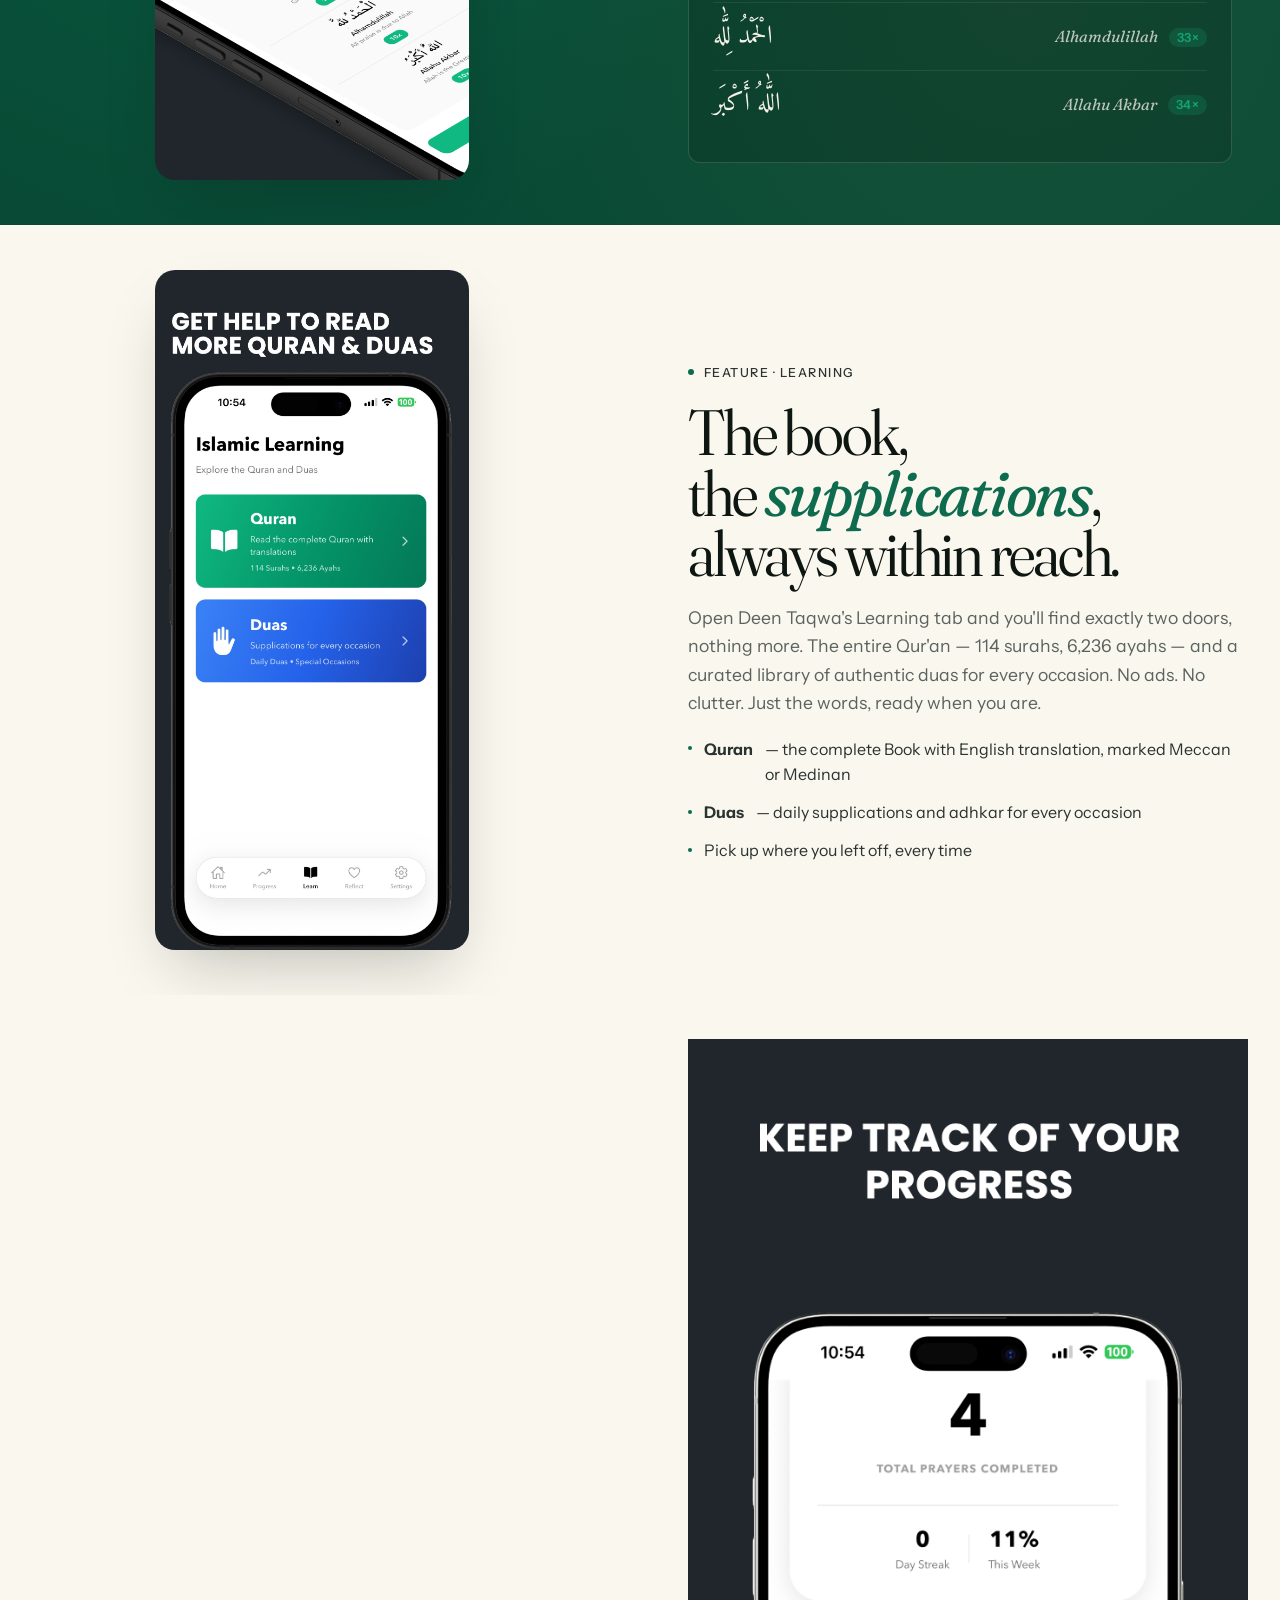
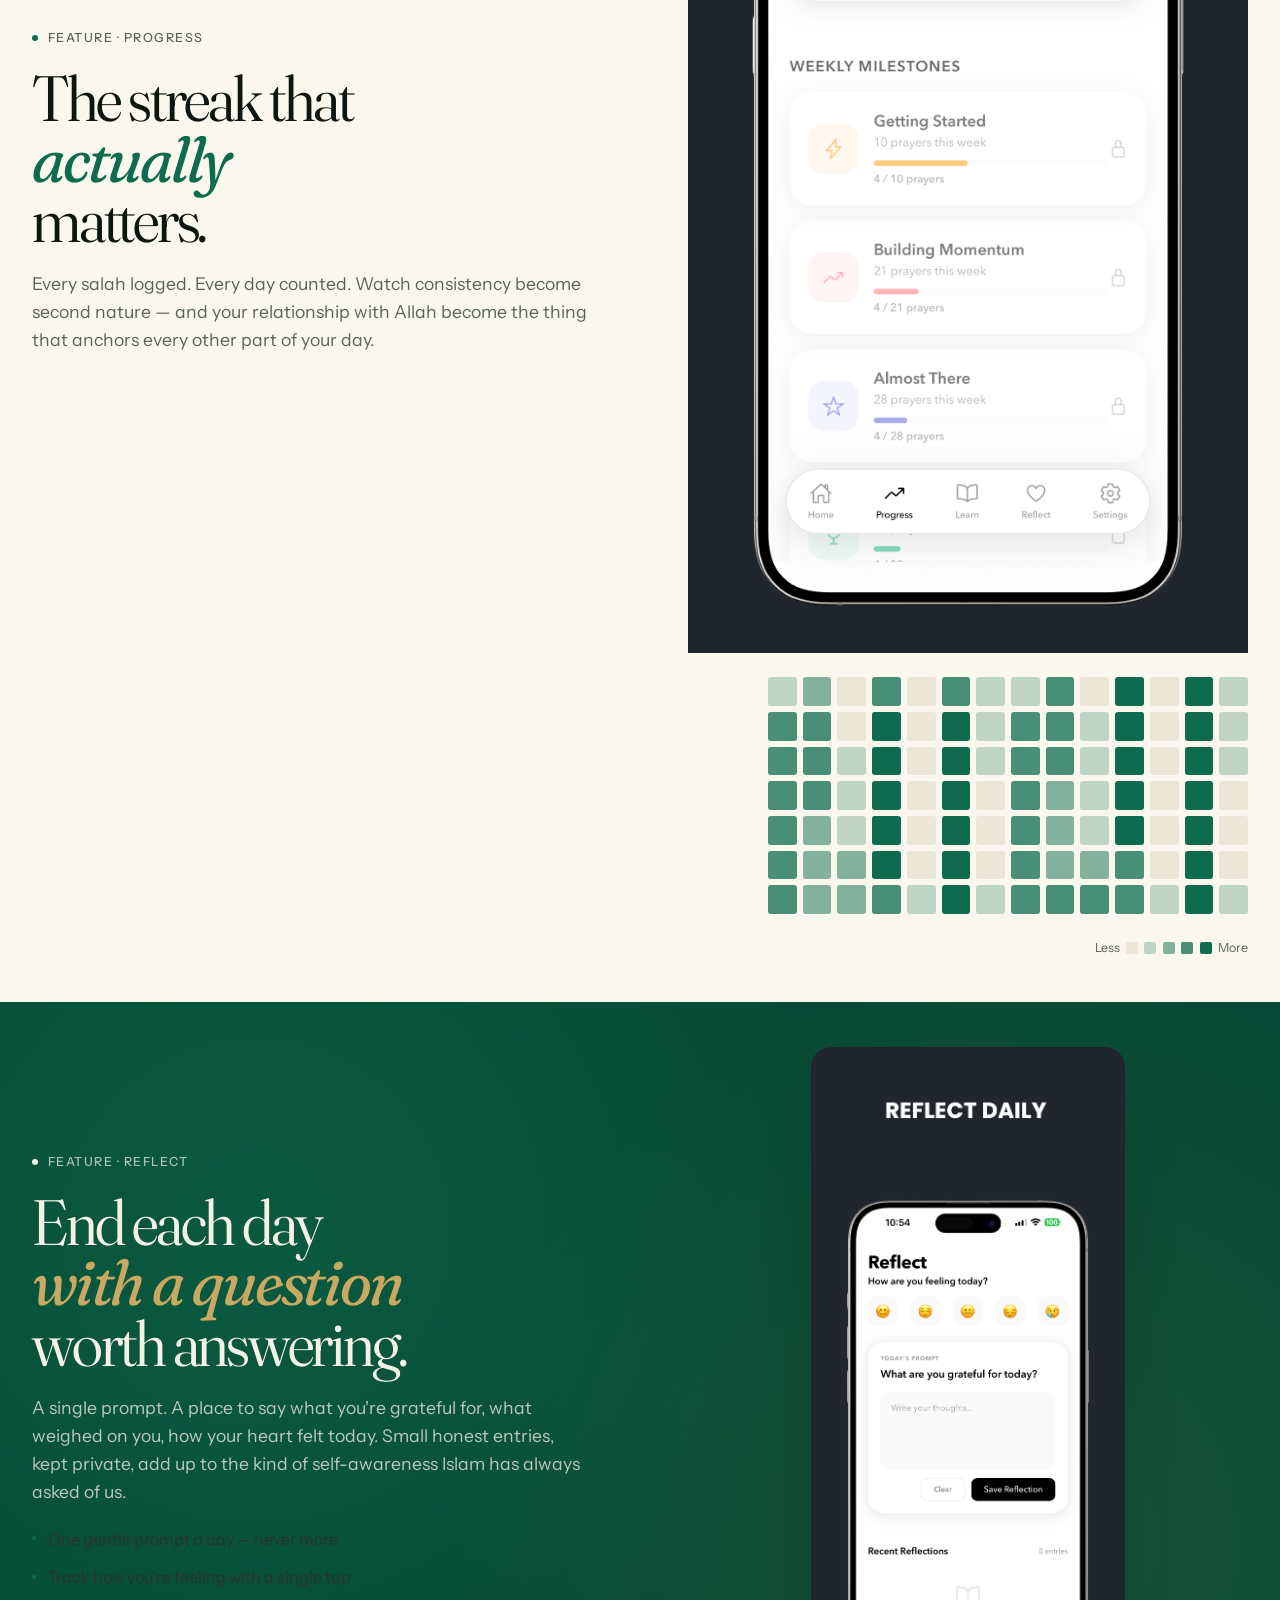
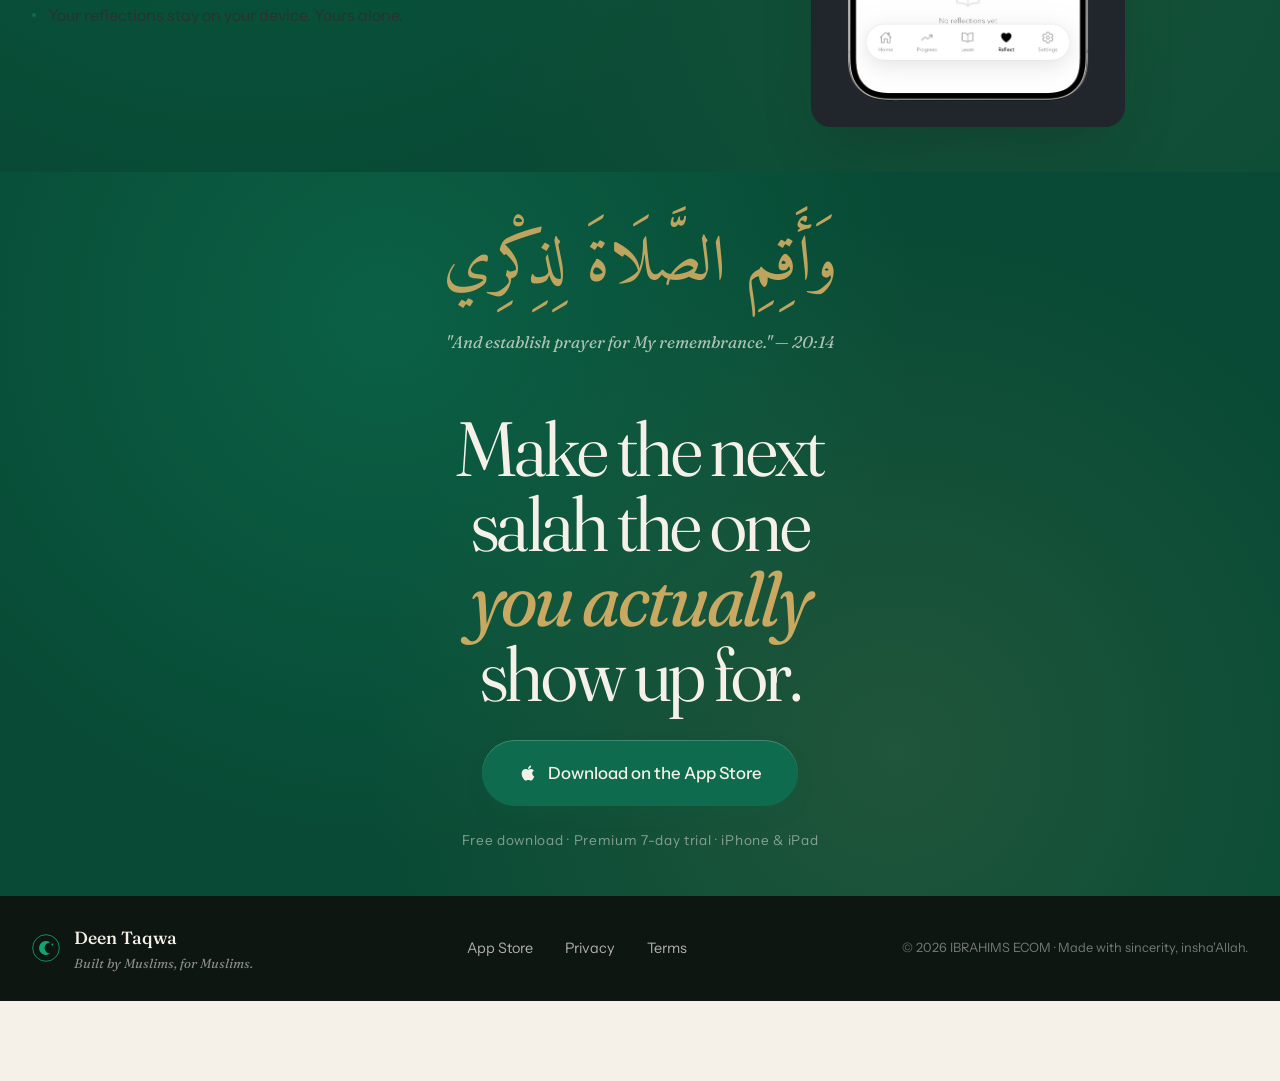
<file: tiktok.html>
<!DOCTYPE html>
<html lang="en">
<head>
<meta charset="UTF-8" />
<meta name="viewport" content="width=device-width, initial-scale=1.0" />
<title>Deen Taqwa — Pray More. Do More. Block Out the Noise.</title>
<meta name="description" content="Deen Taqwa gently locks your apps at prayer times. Unlock by praying. Build blessed habits, track your streaks, and reconnect with salah." />

<link rel="preconnect" href="https://fonts.googleapis.com">
<link rel="preconnect" href="https://fonts.gstatic.com" crossorigin>
<link href="https://fonts.googleapis.com/css2?family=Fraunces:opsz,wght,SOFT,WONK@9..144,300..900,0..100,0..1&family=Instrument+Sans:ital,wght@0,400..700;1,400..700&family=Amiri:wght@400;700&display=swap" rel="stylesheet">

<link rel="stylesheet" href="styles.css" />

<!-- Wistia — hero video -->
<script src="https://fast.wistia.com/player.js" async></script>
<script src="https://fast.wistia.com/embed/umyrhrd9tx.js" async type="module"></script>
<style>
  wistia-player[media-id='umyrhrd9tx']:not(:defined) {
    background: center / cover no-repeat url('https://fast.wistia.com/embed/medias/umyrhrd9tx/swatch');
    display: block;
    padding-top: 216.67%;
  }
  /* Blend video edges into the hero background, hide any Wistia chrome that slips through */
  .hero__phone wistia-player {
    display: block;
    width: 100%;
    height: 100%;
    background: transparent;
  }
  /* App Store badge above the hero video */
  .hero__app-badge {
    display: inline-flex;
    align-items: center;
    gap: 24px;
    padding: 22px 36px 22px 28px;
    margin: 0 auto 24px;
    background: #0a0a0a;
    color: #fafafa;
    border-radius: 22px;
    text-decoration: none;
    font-family: var(--font-sans, 'Instrument Sans', system-ui, sans-serif);
    box-shadow: 0 12px 36px rgba(0, 0, 0, 0.25);
    transition: transform 0.2s ease, box-shadow 0.2s ease;
    width: fit-content;
  }
  .hero__app-badge:hover {
    transform: translateY(-2px);
    box-shadow: 0 18px 48px rgba(0, 0, 0, 0.3);
  }
  .hero__app-badge svg { flex-shrink: 0; }
  .hero__app-badge-copy {
    display: flex;
    flex-direction: column;
    line-height: 1.05;
    text-align: left;
  }
  .hero__app-badge-line1 {
    font-size: 22px;
    letter-spacing: 0.04em;
    opacity: 0.85;
  }
  .hero__app-badge-line2 {
    font-size: 40px;
    font-weight: 600;
    letter-spacing: -0.01em;
  }
  .hero__media { display: flex; flex-direction: column; align-items: center; }
  @media (max-width: 640px) {
    .hero__app-badge { padding: 16px 24px 16px 20px; gap: 18px; border-radius: 18px; }
    .hero__app-badge svg { width: 42px; height: 42px; }
    .hero__app-badge-line1 { font-size: 16px; }
    .hero__app-badge-line2 { font-size: 30px; }
  }

  /* Sticky Download CTA — always visible, app-store link */
  body { padding-bottom: 80px; }
  .sticky-download {
    position: fixed;
    bottom: 16px;
    left: 50%;
    transform: translateX(-50%);
    display: inline-flex;
    align-items: center;
    gap: 12px;
    padding: 10px 18px 10px 14px;
    background: #0a0a0a;
    color: #fafafa;
    border-radius: 999px;
    text-decoration: none;
    font-family: var(--font-sans, 'Instrument Sans', system-ui, sans-serif);
    box-shadow: 0 12px 32px rgba(0, 0, 0, 0.32), 0 0 0 1px rgba(255,255,255,0.05);
    z-index: 100;
    transition: transform 0.25s ease, box-shadow 0.25s ease, background 0.25s ease;
  }
  .sticky-download:hover {
    transform: translateX(-50%) translateY(-2px);
    box-shadow: 0 16px 40px rgba(0, 0, 0, 0.4);
    background: #1a1a1a;
  }
  .sticky-download svg { flex-shrink: 0; }
  .sticky-download__copy { display: flex; flex-direction: column; line-height: 1.05; text-align: left; }
  .sticky-download__line1 { font-size: 10px; letter-spacing: 0.04em; opacity: 0.85; }
  .sticky-download__line2 { font-size: 16px; font-weight: 600; letter-spacing: -0.01em; }
  .sticky-download__arrow { opacity: 0.7; margin-left: 4px; transition: transform 0.2s ease; }
  .sticky-download:hover .sticky-download__arrow { transform: translateX(2px); opacity: 1; }
  @media (max-width: 640px) {
    body { padding-bottom: 70px; }
    .sticky-download {
      left: 12px;
      right: 12px;
      transform: none;
      justify-content: center;
      padding: 10px 16px;
    }
    .sticky-download:hover { transform: translateY(-2px); }
  }
  .hero__phone wistia-player::part(wistia-close),
  .hero__phone wistia-player::part(wistia-branding),
  .hero__phone wistia-player::part(wistia-watermark),
  .hero__phone [class*='w-bottom-bar'],
  .hero__phone [class*='w-big-play-button'],
  .hero__phone [class*='w-vulcan'],
  .hero__phone [class*='w-branding'] {
    display: none !important;
    opacity: 0 !important;
    pointer-events: none !important;
  }
</style>
</head>
<body>

<!-- Subtle grain overlay -->
<div class="grain" aria-hidden="true"></div>

<!-- NAV -->
<header class="nav">
  <a href="#" class="nav__brand" aria-label="Deen Taqwa home">
    <svg class="nav__mark" viewBox="0 0 40 40" aria-hidden="true">
      <circle cx="20" cy="20" r="19" fill="none" stroke="currentColor" stroke-width="1.2"/>
      <path d="M26 12 a10 10 0 1 0 0 16 a8 8 0 1 1 0 -16 z" fill="currentColor"/>
      <circle cx="29" cy="15" r="1.3" fill="currentColor"/>
    </svg>
    <span class="nav__wordmark">
      <span class="nav__wordmark-main">Deen Taqwa</span>
      <span class="nav__wordmark-sub">دين تقوى</span>
    </span>
  </a>

  <nav class="nav__links" aria-label="Primary">
    <a href="#how">How it works</a>
    <a href="#features">Features</a>
    <a href="#learning">Learning</a>
  </nav>

  <a href="https://apps.apple.com/us/app/deen-taqwa-salah-dhikr/id6758683868" class="nav__cta" target="_blank" rel="noopener">
    Download
    <svg viewBox="0 0 16 16" width="14" height="14" aria-hidden="true"><path d="M4 8h8M8 4l4 4-4 4" fill="none" stroke="currentColor" stroke-width="1.5" stroke-linecap="round" stroke-linejoin="round"/></svg>
  </a>
</header>

<!-- HERO -->
<section class="hero">
  <div class="hero__grid">

    <div class="hero__copy">
      <div class="eyebrow">
        <span class="eyebrow__dot"></span>
        <span>Now on the App Store · v1.1</span>
      </div>

      <h1 class="hero__title">
        <span class="hero__title-line">Pray more.</span>
        <span class="hero__title-line hero__title-line--italic">Do more.</span>
        <span class="hero__title-line">Block out the noise.</span>
      </h1>

      <p class="hero__lede">
        A quiet iPhone companion that gently locks your apps at each salah — and reopens them only after you've prayed. Your phone works <em>for</em> your deen, not against it.
      </p>

      <div class="hero__ctas">
        <a href="https://apps.apple.com/us/app/deen-taqwa-salah-dhikr/id6758683868" class="btn btn--primary" target="_blank" rel="noopener">
          <svg viewBox="0 0 24 24" width="18" height="18" aria-hidden="true" fill="currentColor">
            <path d="M17.05 20.28c-.98.95-2.05.8-3.08.35-1.09-.46-2.09-.48-3.24 0-1.44.62-2.2.44-3.06-.35C2.79 15.25 3.51 7.59 9.05 7.31c1.35.07 2.29.74 3.08.8 1.18-.24 2.31-.93 3.57-.84 1.51.12 2.65.72 3.4 1.8-3.12 1.87-2.38 5.98.48 7.13-.57 1.5-1.31 2.99-2.54 4.08zM12.03 7.25c-.15-2.23 1.66-4.07 3.74-4.25.29 2.58-2.34 4.5-3.74 4.25z"/>
          </svg>
          Download on App Store
        </a>
        <a href="#how" class="btn btn--ghost">
          See how it works
          <svg viewBox="0 0 16 16" width="12" height="12" aria-hidden="true"><path d="M4 8h8M8 4l4 4-4 4" fill="none" stroke="currentColor" stroke-width="1.5" stroke-linecap="round" stroke-linejoin="round"/></svg>
        </a>
      </div>

      <div class="hero__stats">
        <div class="stat">
          <div class="stat__num">5×</div>
          <div class="stat__label">daily salah<br/>protection</div>
        </div>
        <div class="stat__divider"></div>
        <div class="stat">
          <div class="stat__num">114</div>
          <div class="stat__label">surahs with<br/>translation</div>
        </div>
        <div class="stat__divider"></div>
        <div class="stat">
          <div class="stat__num">40+</div>
          <div class="stat__label">authentic<br/>duas</div>
        </div>
      </div>
    </div>

    <div class="hero__media">
      <a
        href="https://apps.apple.com/us/app/deen-taqwa-salah-dhikr/id6758683868"
        class="hero__app-badge"
        target="_blank"
        rel="noopener"
        aria-label="Download Deen Taqwa on the App Store"
      >
        <svg viewBox="0 0 24 24" width="56" height="56" aria-hidden="true" fill="currentColor">
          <path d="M17.05 20.28c-.98.95-2.05.8-3.08.35-1.09-.46-2.09-.48-3.24 0-1.44.62-2.2.44-3.06-.35C2.79 15.25 3.51 7.59 9.05 7.31c1.35.07 2.29.74 3.08.8 1.18-.24 2.31-.93 3.57-.84 1.51.12 2.65.72 3.4 1.8-3.12 1.87-2.38 5.98.48 7.13-.57 1.5-1.31 2.99-2.54 4.08zM12.03 7.25c-.15-2.23 1.66-4.07 3.74-4.25.29 2.58-2.34 4.5-3.74 4.25z"/>
        </svg>
        <span class="hero__app-badge-copy">
          <span class="hero__app-badge-line1">Download on the</span>
          <span class="hero__app-badge-line2">App Store</span>
        </span>
      </a>
      <div class="hero__phone">
        <wistia-player
          media-id="umyrhrd9tx"
          aspect="0.46153846153846156"
          autoplay="true"
          muted="true"
          loop="true"
          playbar="false"
          play-button="false"
          small-play-button="false"
          big-play-button="false"
          fullscreen-button="false"
          volume-control="false"
          settings-control="false"
          playback-rate-control="false"
          controls-visible-on-load="false"
          silent-auto-play="true"
          end-video-behavior="loop"
          resumable="false">
        </wistia-player>
        <div class="hero__phone-glow" aria-hidden="true"></div>
      </div>
      <figure class="hero__caption">
        <span class="hero__caption-num">01</span>
        <span class="hero__caption-text">
          <em>At-Taqwa</em> <span class="ar">التقوى</span><br/>
          <span class="hero__caption-meaning">mindfulness of Allah · God-consciousness</span>
        </span>
      </figure>
    </div>

  </div>

</section>

<!-- THE PROBLEM / PROMISE -->
<section class="quote">
  <div class="quote__inner">
    <p class="quote__ar">إِنَّ الصَّلَاةَ تَنْهَىٰ عَنِ الْفَحْشَاءِ وَالْمُنْكَرِ</p>
    <p class="quote__tr">
      "Indeed, prayer prohibits immorality and wrongdoing."
    </p>
    <p class="quote__cite">— Surah Al-'Ankabut · 29:45</p>
  </div>
</section>

<!-- HOW IT WORKS -->
<section id="how" class="how">
  <div class="section-head">
    <div class="section-head__kicker">
      <span class="section-head__num">01</span>
      <span>How it works</span>
    </div>
    <h2 class="section-head__title">
      Three small steps.<br/>
      <span class="section-head__title--italic">A lifetime of khushu.</span>
    </h2>
  </div>

  <div class="steps">
    <article class="step">
      <div class="step__num">I</div>
      <h3 class="step__title">The adhan calls.</h3>
      <p class="step__body">At each of the five prayer times, your selected apps — Instagram, TikTok, X, whatever pulls you away — quietly lock themselves. No notifications. No guilt trips. Just a closed door.</p>
    </article>

    <article class="step">
      <div class="step__num">II</div>
      <h3 class="step__title">You pray.</h3>
      <p class="step__body">Unroll your musalla. Make wudu. Face the Qiblah. Take your time. The only way forward is through the salah — just as the Prophet ﷺ taught.</p>
    </article>

    <article class="step">
      <div class="step__num">III</div>
      <h3 class="step__title">Snap. Verified. Unlocked.</h3>
      <p class="step__body">A quick photo of your prayer spot confirms you prayed. Your phone opens again. Your streak grows. Your heart, insha'Allah, grows with it.</p>
    </article>
  </div>
</section>

<!-- FEATURE ONE — APP LOCK -->
<section id="features" class="feature feature--light">
  <div class="feature__grid">
    <div class="feature__copy">
      <div class="eyebrow eyebrow--dark">
        <span class="eyebrow__dot eyebrow__dot--emerald"></span>
        <span>Feature · Prayer Lock</span>
      </div>
      <h2 class="feature__title">
        Your phone,<br/>
        <em>finally</em> quiet<br/>
        at Maghrib.
      </h2>
      <p class="feature__body">
        Deen Taqwa uses iOS Screen Time to temporarily block your distraction apps the moment prayer enters. There's no willpower involved — your phone is simply closed for business. When you've prayed, confirm with a photo of your prayer spot and you're back.
      </p>
      <ul class="feature__list">
        <li><span class="feature__list-dot"></span>Works with Instagram, TikTok, X, YouTube, games, anything you choose</li>
        <li><span class="feature__list-dot"></span>Adjustable pre-prayer warning from 5 to 30 minutes</li>
        <li><span class="feature__list-dot"></span>Uses your exact location for accurate salah times</li>
      </ul>
    </div>

    <div class="feature__media feature__media--verify">
      <img src="assets/focus-lock.png" alt="Deen Taqwa Salah Focus Lock — your apps are now locked until you pray" />
    </div>
  </div>
</section>

<!-- FEATURE TWO — DHIKR -->
<section class="feature feature--dark">
  <div class="feature__grid feature__grid--reverse">
    <div class="feature__copy">
      <div class="eyebrow eyebrow--light">
        <span class="eyebrow__dot eyebrow__dot--cream"></span>
        <span>Feature · Daily Dhikr</span>
      </div>
      <h2 class="feature__title feature__title--light">
        Two minutes.<br/>
        <em>Ninety-nine</em><br/>
        remembrances.
      </h2>
      <p class="feature__body feature__body--light">
        Once a day, at a time you choose, your phone pauses for dhikr. A verse from the Qur'an. A sincere dua. SubhanAllah, Alhamdulillah, Allahu Akbar — counted with a tap. The kind of small moment that, repeated daily, changes a life.
      </p>
      <div class="dhikr-display">
        <div class="dhikr-row">
          <span class="dhikr-ar">سُبْحَانَ اللَّٰه</span>
          <span class="dhikr-tr">SubhanAllah <span class="dhikr-count">33×</span></span>
        </div>
        <div class="dhikr-row">
          <span class="dhikr-ar">الْحَمْدُ لِلَّٰه</span>
          <span class="dhikr-tr">Alhamdulillah <span class="dhikr-count">33×</span></span>
        </div>
        <div class="dhikr-row">
          <span class="dhikr-ar">اللَّٰهُ أَكْبَر</span>
          <span class="dhikr-tr">Allahu Akbar <span class="dhikr-count">34×</span></span>
        </div>
      </div>
    </div>

    <div class="feature__media feature__media--hero">
      <img src="assets/dhikr-journey.png" alt="Deen Taqwa Dhikr Journey — Quran verse, daily dua, and the three remembrances counted with taps" />
    </div>
  </div>
</section>

<!-- LEARNING SECTION -->
<section id="learning" class="feature feature--light">
  <div class="feature__grid feature__grid--reverse">
    <div class="feature__copy">
      <div class="eyebrow eyebrow--dark">
        <span class="eyebrow__dot eyebrow__dot--emerald"></span>
        <span>Feature · Learning</span>
      </div>
      <h2 class="feature__title">
        The book,<br/>
        the <em>supplications</em>,<br/>
        always within reach.
      </h2>
      <p class="feature__body">
        Open Deen Taqwa's Learning tab and you'll find exactly two doors, nothing more. The entire Qur'an — 114 surahs, 6,236 ayahs — and a curated library of authentic duas for every occasion. No ads. No clutter. Just the words, ready when you are.
      </p>
      <ul class="feature__list">
        <li><span class="feature__list-dot"></span><strong>Quran</strong> — the complete Book with English translation, marked Meccan or Medinan</li>
        <li><span class="feature__list-dot"></span><strong>Duas</strong> — daily supplications and adhkar for every occasion</li>
        <li><span class="feature__list-dot"></span>Pick up where you left off, every time</li>
      </ul>
    </div>

    <div class="feature__media feature__media--hero">
      <img src="assets/learning.png" alt="Deen Taqwa Islamic Learning screen — Quran and Duas in one clean view" />
    </div>
  </div>
</section>

<!-- PROGRESS / STATS -->
<section class="progress">
  <div class="progress__inner">
    <div class="progress__copy">
      <div class="eyebrow">
        <span class="eyebrow__dot"></span>
        <span>Feature · Progress</span>
      </div>
      <h2 class="feature__title">
        The streak that<br/>
        <em>actually</em><br/>
        matters.
      </h2>
      <p class="feature__body">
        Every salah logged. Every day counted. Watch consistency become second nature — and your relationship with Allah become the thing that anchors every other part of your day.
      </p>
    </div>

    <div class="progress__viz">
      <div class="progress__phone">
        <img src="assets/progress.png" alt="Deen Taqwa progress screen — total prayers completed, day streak, and weekly milestones" />
      </div>
      <div class="streak-grid" aria-hidden="true">
        <!-- 7 cols x 6 rows = 42 cells, GitHub-style streak -->
      </div>
      <div class="streak-legend" aria-hidden="true">
        <span>Less</span>
        <span class="streak-sq streak-sq--l0"></span>
        <span class="streak-sq streak-sq--l1"></span>
        <span class="streak-sq streak-sq--l2"></span>
        <span class="streak-sq streak-sq--l3"></span>
        <span class="streak-sq streak-sq--l4"></span>
        <span>More</span>
      </div>
    </div>
  </div>
</section>

<!-- REFLECT SECTION -->
<section class="feature feature--dark">
  <div class="feature__grid">
    <div class="feature__copy">
      <div class="eyebrow eyebrow--light">
        <span class="eyebrow__dot eyebrow__dot--cream"></span>
        <span>Feature · Reflect</span>
      </div>
      <h2 class="feature__title feature__title--light">
        End each day<br/>
        <em>with a question</em><br/>
        worth answering.
      </h2>
      <p class="feature__body feature__body--light">
        A single prompt. A place to say what you're grateful for, what weighed on you, how your heart felt today. Small honest entries, kept private, add up to the kind of self-awareness Islam has always asked of us.
      </p>
      <ul class="feature__list">
        <li><span class="feature__list-dot"></span>One gentle prompt a day — never more</li>
        <li><span class="feature__list-dot"></span>Track how you're feeling with a single tap</li>
        <li><span class="feature__list-dot"></span>Your reflections stay on your device. Yours alone.</li>
      </ul>
    </div>

    <div class="feature__media feature__media--hero">
      <img src="assets/reflect.png" alt="Deen Taqwa Reflect screen — mood check-in and a daily gratitude prompt" />
    </div>
  </div>
</section>

<!-- FINAL CTA -->
<section class="final-cta">
  <div class="final-cta__inner">
    <p class="final-cta__ar">وَأَقِمِ الصَّلَاةَ لِذِكْرِي</p>
    <p class="final-cta__meaning">"And establish prayer for My remembrance." — 20:14</p>

    <h2 class="final-cta__title">
      Make the next<br/>
      salah the one<br/>
      <em>you actually</em><br/>
      show up for.
    </h2>

    <a href="https://apps.apple.com/us/app/deen-taqwa-salah-dhikr/id6758683868" class="btn btn--primary btn--large" target="_blank" rel="noopener">
      <svg viewBox="0 0 24 24" width="20" height="20" aria-hidden="true" fill="currentColor">
        <path d="M17.05 20.28c-.98.95-2.05.8-3.08.35-1.09-.46-2.09-.48-3.24 0-1.44.62-2.2.44-3.06-.35C2.79 15.25 3.51 7.59 9.05 7.31c1.35.07 2.29.74 3.08.8 1.18-.24 2.31-.93 3.57-.84 1.51.12 2.65.72 3.4 1.8-3.12 1.87-2.38 5.98.48 7.13-.57 1.5-1.31 2.99-2.54 4.08zM12.03 7.25c-.15-2.23 1.66-4.07 3.74-4.25.29 2.58-2.34 4.5-3.74 4.25z"/>
      </svg>
      Download on the App Store
    </a>

    <p class="final-cta__sub">Free download · Premium 7-day trial · iPhone & iPad</p>
  </div>
</section>

<!-- FOOTER -->
<footer class="footer">
  <div class="footer__inner">
    <div class="footer__brand">
      <span class="footer__mark">
        <svg viewBox="0 0 40 40" width="28" height="28" aria-hidden="true">
          <circle cx="20" cy="20" r="19" fill="none" stroke="currentColor" stroke-width="1.2"/>
          <path d="M26 12 a10 10 0 1 0 0 16 a8 8 0 1 1 0 -16 z" fill="currentColor"/>
          <circle cx="29" cy="15" r="1.3" fill="currentColor"/>
        </svg>
      </span>
      <div>
        <div class="footer__wordmark">Deen Taqwa</div>
        <div class="footer__tag">Built by Muslims, for Muslims.</div>
      </div>
    </div>

    <nav class="footer__nav" aria-label="Footer">
      <a href="https://apps.apple.com/us/app/deen-taqwa-salah-dhikr/id6758683868" target="_blank" rel="noopener">App Store</a>
      <a href="https://sites.google.com/view/salahlock/privacy-policy" target="_blank" rel="noopener">Privacy</a>
      <a href="https://www.apple.com/legal/internet-services/itunes/dev/stdeula/" target="_blank" rel="noopener">Terms</a>
    </nav>

    <p class="footer__copy">© 2026 IBRAHIMS ECOM · Made with sincerity, insha'Allah.</p>
  </div>
</footer>

<!-- Sticky Download CTA -->
<a
  href="https://apps.apple.com/us/app/deen-taqwa-salah-dhikr/id6758683868"
  class="sticky-download"
  target="_blank"
  rel="noopener"
  aria-label="Download Deen Taqwa on the App Store"
>
  <svg viewBox="0 0 24 24" width="22" height="22" aria-hidden="true" fill="currentColor">
    <path d="M17.05 20.28c-.98.95-2.05.8-3.08.35-1.09-.46-2.09-.48-3.24 0-1.44.62-2.2.44-3.06-.35C2.79 15.25 3.51 7.59 9.05 7.31c1.35.07 2.29.74 3.08.8 1.18-.24 2.31-.93 3.57-.84 1.51.12 2.65.72 3.4 1.8-3.12 1.87-2.38 5.98.48 7.13-.57 1.5-1.31 2.99-2.54 4.08zM12.03 7.25c-.15-2.23 1.66-4.07 3.74-4.25.29 2.58-2.34 4.5-3.74 4.25z"/>
  </svg>
  <span class="sticky-download__copy">
    <span class="sticky-download__line1">Get it on the</span>
    <span class="sticky-download__line2">App Store</span>
  </span>
  <svg class="sticky-download__arrow" viewBox="0 0 16 16" width="14" height="14" aria-hidden="true">
    <path d="M4 8h8M8 4l4 4-4 4" fill="none" stroke="currentColor" stroke-width="1.6" stroke-linecap="round" stroke-linejoin="round"/>
  </svg>
</a>

<script src="script.js"></script>

<!-- ====== /tiktok bottom-sheet: open external browser to download ====== -->
<style>
  .tt-sheet-backdrop {
    position: fixed;
    inset: 0;
    background: rgba(20, 22, 24, 0.55);
    z-index: 200;
    opacity: 0;
    pointer-events: none;
    transition: opacity 0.25s ease;
  }
  .tt-sheet-backdrop.is-open {
    opacity: 1;
    pointer-events: auto;
  }
  .tt-sheet {
    position: fixed;
    left: 0; right: 0; bottom: 0;
    z-index: 201;
    background: #f3f3f3;
    color: #111;
    border-radius: 22px 22px 0 0;
    padding: 22px 22px 36px;
    box-shadow: 0 -20px 60px rgba(0, 0, 0, 0.25);
    transform: translateY(100%);
    transition: transform 0.32s cubic-bezier(0.2, 0.7, 0.2, 1);
    max-height: 88vh;
    overflow-y: auto;
    font-family: 'Instrument Sans', -apple-system, system-ui, sans-serif;
  }
  .tt-sheet.is-open { transform: translateY(0); }
  .tt-sheet__handle {
    width: 44px;
    height: 5px;
    background: #c8c8c8;
    border-radius: 999px;
    margin: 0 auto 18px;
  }
  .tt-sheet__close {
    position: absolute;
    top: 14px;
    right: 16px;
    width: 32px;
    height: 32px;
    border: none;
    background: rgba(0,0,0,0.06);
    color: #333;
    border-radius: 999px;
    font-size: 16px;
    cursor: pointer;
    display: inline-flex;
    align-items: center;
    justify-content: center;
  }
  .tt-sheet__close:hover { background: rgba(0,0,0,0.1); }

  .tt-sheet__inner {
    max-width: 460px;
    margin: 0 auto;
    text-align: center;
    padding: 24px 12px;
  }
  .tt-sheet__title {
    font-family: 'Fraunces', Georgia, serif;
    font-weight: 400;
    font-style: italic;
    font-size: 22px;
    line-height: 1.25;
    color: #111;
    margin-bottom: 10px;
  }
  .tt-sheet__sub {
    font-size: 14px;
    color: #555;
    margin-bottom: 22px;
    line-height: 1.45;
  }
  .tt-sheet__sub strong { color: #111; font-weight: 600; }

  .tt-copy {
    display: flex;
    align-items: center;
    justify-content: space-between;
    gap: 10px;
    width: 100%;
    padding: 14px 14px 14px 18px;
    background: #ffffff;
    border: 1px solid #d8d8d8;
    border-radius: 12px;
    color: #111;
    font-family: 'JetBrains Mono', 'Menlo', ui-monospace, monospace;
    font-size: 13px;
    cursor: pointer;
    text-align: left;
    transition: border-color 0.2s ease, background 0.2s ease;
    -webkit-tap-highlight-color: transparent;
  }
  .tt-copy:hover { border-color: #aaa; background: #fafafa; }
  .tt-copy:active { transform: scale(0.99); }
  .tt-copy__url {
    flex: 1;
    min-width: 0;
    overflow: hidden;
    text-overflow: ellipsis;
    white-space: nowrap;
    font-weight: 500;
  }
  .tt-copy__action {
    flex-shrink: 0;
    display: inline-flex;
    align-items: center;
    gap: 6px;
    padding: 7px 12px;
    background: #111;
    color: #fff;
    border-radius: 8px;
    font-family: 'Instrument Sans', sans-serif;
    font-size: 12px;
    font-weight: 600;
    letter-spacing: 0.04em;
  }
  .tt-copy.is-copied .tt-copy__action {
    background: var(--emerald, #0e6b4e);
  }
  .tt-copy .tt-icon-copied,
  .tt-copy .tt-label-copied { display: none; }
  .tt-copy.is-copied .tt-icon-idle,
  .tt-copy.is-copied .tt-label-idle { display: none; }
  .tt-copy.is-copied .tt-icon-copied,
  .tt-copy.is-copied .tt-label-copied { display: inline-flex; }

  .tt-sheet__hint {
    margin-top: 18px;
    font-size: 12px;
    letter-spacing: 0.18em;
    text-transform: uppercase;
    color: #777;
    font-weight: 500;
  }
</style>

<div class="tt-sheet-backdrop" id="ttBackdrop" aria-hidden="true"></div>

<div class="tt-sheet" id="ttSheet" role="dialog" aria-modal="true" aria-labelledby="ttSheetTitle">
  <div class="tt-sheet__handle" aria-hidden="true"></div>
  <button type="button" class="tt-sheet__close" id="ttClose" aria-label="Close">✕</button>

  <div class="tt-sheet__inner">
    <p class="tt-sheet__title" id="ttSheetTitle">Open in your <em>external browser</em>.</p>
    <p class="tt-sheet__sub">
      <strong>Tap to copy</strong> the link, then paste it in Safari or your default browser to download Deen Taqwa.
    </p>

    <button type="button" class="tt-copy" id="ttCopy" aria-label="Copy App Store link">
      <span class="tt-copy__url">apps.apple.com/us/app/deen-taqwa-salah-dhikr/id6758683868</span>
      <span class="tt-copy__action">
        <svg class="tt-icon-idle" width="14" height="14" viewBox="0 0 24 24" fill="none" stroke="currentColor" stroke-width="2" stroke-linecap="round" stroke-linejoin="round" aria-hidden="true">
          <rect x="9" y="9" width="13" height="13" rx="2" ry="2"></rect>
          <path d="M5 15H4a2 2 0 0 1-2-2V4a2 2 0 0 1 2-2h9a2 2 0 0 1 2 2v1"></path>
        </svg>
        <svg class="tt-icon-copied" width="14" height="14" viewBox="0 0 24 24" fill="none" stroke="currentColor" stroke-width="2.5" stroke-linecap="round" stroke-linejoin="round" aria-hidden="true">
          <polyline points="20 6 9 17 4 12"></polyline>
        </svg>
        <span class="tt-label-idle">Copy</span>
        <span class="tt-label-copied">Copied</span>
      </span>
    </button>

    <p class="tt-sheet__hint">Then paste in Safari · iPhone & iPad</p>
  </div>
</div>

<script>
(function () {
  var APP_URL = 'https://apps.apple.com/us/app/deen-taqwa-salah-dhikr/id6758683868';
  var sheet = document.getElementById('ttSheet');
  var backdrop = document.getElementById('ttBackdrop');
  var closeBtn = document.getElementById('ttClose');
  var copyBtn = document.getElementById('ttCopy');
  var copyTimer;

  function open() {
    sheet.classList.add('is-open');
    backdrop.classList.add('is-open');
    document.body.style.overflow = 'hidden';
  }
  function close() {
    sheet.classList.remove('is-open');
    backdrop.classList.remove('is-open');
    document.body.style.overflow = '';
    copyBtn.classList.remove('is-copied');
  }

  // Intercept every App Store link on /tiktok and show the sheet instead
  var anchors = document.querySelectorAll('a[href="' + APP_URL + '"]');
  anchors.forEach(function (a) {
    a.addEventListener('click', function (e) {
      e.preventDefault();
      open();
    });
  });

  backdrop.addEventListener('click', close);
  closeBtn.addEventListener('click', close);
  document.addEventListener('keydown', function (e) {
    if (e.key === 'Escape' && sheet.classList.contains('is-open')) close();
  });

  function showCopied() {
    copyBtn.classList.add('is-copied');
    clearTimeout(copyTimer);
    copyTimer = setTimeout(function () { copyBtn.classList.remove('is-copied'); }, 2400);
  }

  copyBtn.addEventListener('click', function () {
    if (navigator.clipboard && navigator.clipboard.writeText) {
      navigator.clipboard.writeText(APP_URL).then(showCopied).catch(fallback);
    } else { fallback(); }
  });

  function fallback() {
    var ta = document.createElement('textarea');
    ta.value = APP_URL;
    ta.style.position = 'fixed';
    ta.style.opacity = '0';
    document.body.appendChild(ta);
    ta.select();
    try { document.execCommand('copy'); showCopied(); } catch (e) {}
    document.body.removeChild(ta);
  }
})();
</script>

</body>
</html>
</file>
<file: styles.css>
/* ==========================================================================
   DEEN TAQWA — Editorial emerald aesthetic
   Fraunces (serif display) + Instrument Sans (body) + Amiri (Arabic)
   ========================================================================== */

:root {
  /* Core palette */
  --cream: #f5f1e8;
  --cream-deep: #ece6d6;
  --ink: #0e1612;
  --ink-soft: #2a3330;
  --ink-muted: #5a635f;
  --paper: #faf7ee;

  /* Emerald — Islamic green, not mall green */
  --emerald: #0e6b4e;
  --emerald-deep: #084a35;
  --emerald-bright: #13a374;
  --emerald-glow: rgba(14, 107, 78, 0.18);

  /* Accents */
  --gold: #c9a961;
  --terracotta: #b8593a;

  /* Typography */
  --font-display: 'Fraunces', Georgia, serif;
  --font-body: 'Instrument Sans', -apple-system, sans-serif;
  --font-ar: 'Amiri', 'Scheherazade New', serif;

  /* Rhythm */
  --section-pad: clamp(1.25rem, 3.5vw, 3rem);
  --container: 1280px;
}

* { box-sizing: border-box; margin: 0; padding: 0; }

html { scroll-behavior: smooth; -webkit-font-smoothing: antialiased; -moz-osx-font-smoothing: grayscale; }

body {
  background: var(--cream);
  color: var(--ink);
  font-family: var(--font-body);
  font-size: 17px;
  line-height: 1.55;
  overflow-x: hidden;
  font-feature-settings: 'ss01', 'ss02';
}

img, video, svg { max-width: 100%; display: block; }

a { color: inherit; text-decoration: none; }

em {
  font-family: var(--font-display);
  font-style: italic;
  font-weight: 400;
  font-variation-settings: 'SOFT' 50, 'WONK' 1;
}

/* ==========================================================================
   Grain overlay — adds paper texture, kills digital feel
   ========================================================================== */
.grain {
  position: fixed;
  inset: 0;
  pointer-events: none;
  z-index: 9999;
  opacity: 0.32;
  mix-blend-mode: multiply;
  background-image: url("data:image/svg+xml,%3Csvg viewBox='0 0 400 400' xmlns='http://www.w3.org/2000/svg'%3E%3Cfilter id='n'%3E%3CfeTurbulence type='fractalNoise' baseFrequency='0.9' numOctaves='3' stitchTiles='stitch'/%3E%3CfeColorMatrix values='0 0 0 0 0.05 0 0 0 0 0.08 0 0 0 0 0.06 0 0 0 0.5 0'/%3E%3C/filter%3E%3Crect width='100%25' height='100%25' filter='url(%23n)'/%3E%3C/svg%3E");
}

/* ==========================================================================
   NAV
   ========================================================================== */
.nav {
  position: sticky;
  top: 0;
  z-index: 100;
  display: flex;
  align-items: center;
  justify-content: space-between;
  padding: 1.25rem 2rem;
  max-width: var(--container);
  margin: 0 auto;
  backdrop-filter: blur(12px);
  -webkit-backdrop-filter: blur(12px);
}

.nav::before {
  content: '';
  position: absolute;
  inset: 0;
  background: linear-gradient(to bottom, rgba(245, 241, 232, 0.92), rgba(245, 241, 232, 0.6));
  z-index: -1;
}

.nav__brand {
  display: flex;
  align-items: center;
  gap: 0.75rem;
  color: var(--ink);
}

.nav__mark { width: 36px; height: 36px; color: var(--emerald); }

.nav__wordmark { display: flex; flex-direction: column; line-height: 1; }

.nav__wordmark-main {
  font-family: var(--font-display);
  font-weight: 600;
  font-size: 1.15rem;
  letter-spacing: -0.01em;
}

.nav__wordmark-sub {
  font-family: var(--font-ar);
  font-size: 0.85rem;
  color: var(--emerald);
  margin-top: 2px;
}

.nav__links {
  display: flex;
  gap: 2.25rem;
  font-size: 0.95rem;
  color: var(--ink-muted);
}

.nav__links a {
  position: relative;
  transition: color 0.2s ease;
}

.nav__links a:hover { color: var(--emerald); }

.nav__links a::after {
  content: '';
  position: absolute;
  left: 0; right: 100%;
  bottom: -4px;
  height: 1px;
  background: var(--emerald);
  transition: right 0.3s cubic-bezier(0.6, 0, 0.2, 1);
}

.nav__links a:hover::after { right: 0; }

.nav__cta {
  display: inline-flex;
  align-items: center;
  gap: 0.5rem;
  padding: 0.65rem 1.1rem;
  background: var(--ink);
  color: var(--cream);
  border-radius: 100px;
  font-size: 0.9rem;
  font-weight: 500;
  transition: all 0.25s ease;
}

.nav__cta:hover { background: var(--emerald); transform: translateY(-1px); }
.nav__cta:hover svg { transform: translateX(2px); }
.nav__cta svg { transition: transform 0.25s ease; }

/* ==========================================================================
   HERO
   ========================================================================== */
.hero {
  max-width: var(--container);
  margin: 0 auto;
  padding: 1rem 2rem 1.5rem;
  position: relative;
}

.hero__grid {
  display: grid;
  grid-template-columns: 1.1fr 0.9fr;
  gap: 2rem;
  align-items: center;
}

.eyebrow {
  display: inline-flex;
  align-items: center;
  gap: 0.6rem;
  font-size: 0.78rem;
  letter-spacing: 0.12em;
  text-transform: uppercase;
  color: var(--ink-muted);
  font-weight: 500;
  margin-bottom: 1.25rem;
}

.eyebrow--dark { color: var(--ink-soft); }
.eyebrow--light { color: rgba(245, 241, 232, 0.7); }

.eyebrow__dot {
  width: 6px; height: 6px;
  border-radius: 50%;
  background: var(--emerald);
  animation: pulse 2.4s ease-in-out infinite;
}

.eyebrow__dot--emerald { background: var(--emerald); }
.eyebrow__dot--cream { background: var(--cream); }

@keyframes pulse {
  0%, 100% { opacity: 1; transform: scale(1); }
  50% { opacity: 0.4; transform: scale(0.8); }
}

.hero__title {
  font-family: var(--font-display);
  font-weight: 350;
  font-size: clamp(2rem, 4.5vw, 3.5rem);
  line-height: 1;
  letter-spacing: -0.025em;
  color: var(--ink);
  margin-bottom: 0.75rem;
  font-variation-settings: 'opsz' 144, 'SOFT' 30;
}

.hero__title-line {
  display: block;
  opacity: 0;
  transform: translateY(20px);
  animation: rise 0.9s cubic-bezier(0.2, 0.6, 0.2, 1) forwards;
}

.hero__title-line:nth-child(1) { animation-delay: 0.1s; }
.hero__title-line:nth-child(2) { animation-delay: 0.25s; }
.hero__title-line:nth-child(3) { animation-delay: 0.4s; }

.hero__title-line--italic {
  font-style: italic;
  color: var(--emerald);
  font-variation-settings: 'WONK' 1, 'SOFT' 50;
  padding-left: 1.5em;
}

@keyframes rise {
  to { opacity: 1; transform: translateY(0); }
}

.hero__lede {
  font-size: 1rem;
  line-height: 1.45;
  color: var(--ink-soft);
  max-width: 32em;
  margin-bottom: 1rem;
  opacity: 0;
  animation: rise 0.9s 0.55s cubic-bezier(0.2, 0.6, 0.2, 1) forwards;
}

.hero__ctas {
  display: flex;
  gap: 1rem;
  margin-bottom: 1rem;
  flex-wrap: wrap;
  opacity: 0;
  animation: rise 0.9s 0.7s cubic-bezier(0.2, 0.6, 0.2, 1) forwards;
}

/* Buttons */
.btn {
  display: inline-flex;
  align-items: center;
  gap: 0.6rem;
  padding: 1rem 1.6rem;
  font-size: 0.95rem;
  font-weight: 500;
  border-radius: 100px;
  transition: all 0.25s cubic-bezier(0.2, 0.6, 0.2, 1);
  cursor: pointer;
  border: none;
  font-family: inherit;
  white-space: nowrap;
}

.btn--primary {
  background: var(--emerald);
  color: var(--cream);
  box-shadow: 0 1px 0 rgba(255,255,255,0.2) inset, 0 10px 24px -8px var(--emerald-glow);
}

.btn--primary:hover {
  background: var(--emerald-deep);
  transform: translateY(-2px);
  box-shadow: 0 1px 0 rgba(255,255,255,0.2) inset, 0 14px 32px -8px rgba(14, 107, 78, 0.35);
}

.btn--ghost {
  background: transparent;
  color: var(--ink);
  border: 1px solid rgba(14, 22, 18, 0.18);
}

.btn--ghost:hover {
  border-color: var(--emerald);
  color: var(--emerald);
}

.btn--full { width: 100%; justify-content: center; }
.btn--large { padding: 1.25rem 2.25rem; font-size: 1.05rem; }

/* Stats */
.hero__stats {
  display: flex;
  align-items: center;
  gap: 1.5rem;
  padding-top: 2rem;
  border-top: 1px solid rgba(14, 22, 18, 0.1);
  opacity: 0;
  animation: rise 0.9s 0.85s cubic-bezier(0.2, 0.6, 0.2, 1) forwards;
}

.stat__num {
  font-family: var(--font-display);
  font-size: 2.25rem;
  font-weight: 400;
  line-height: 1;
  color: var(--emerald);
  letter-spacing: -0.02em;
}

.stat__label {
  font-size: 0.82rem;
  color: var(--ink-muted);
  line-height: 1.3;
  margin-top: 0.35rem;
}

.stat__divider {
  width: 1px;
  height: 42px;
  background: rgba(14, 22, 18, 0.15);
}

/* Hero media */
.hero__media {
  position: relative;
  display: flex;
  flex-direction: column;
  align-items: center;
  gap: 1.5rem;
}

.hero__phone {
  position: relative;
  width: 100%;
  max-width: 340px;
  aspect-ratio: 9 / 19.5;
  border-radius: 42px;
  background: var(--ink);
  padding: 10px;
  box-shadow:
    0 40px 80px -20px rgba(14, 22, 18, 0.25),
    0 20px 40px -15px var(--emerald-glow),
    inset 0 0 0 1px rgba(255,255,255,0.08);
  overflow: hidden;
  transform: rotate(-2deg);
  animation: rise 1.1s 0.4s cubic-bezier(0.2, 0.6, 0.2, 1) backwards;
}

.hero__phone video {
  width: 100%;
  height: 100%;
  object-fit: cover;
  border-radius: 34px;
}

.hero__phone-glow {
  position: absolute;
  inset: -30%;
  background: radial-gradient(circle at 50% 40%, var(--emerald-glow), transparent 60%);
  z-index: -1;
  filter: blur(40px);
}

.hero__caption {
  max-width: 260px;
  display: flex;
  gap: 0.75rem;
  align-items: flex-start;
  padding-left: 1rem;
  border-left: 1px solid var(--ink);
  opacity: 0;
  animation: rise 1s 1s cubic-bezier(0.2, 0.6, 0.2, 1) forwards;
}

.hero__caption-num {
  font-family: var(--font-display);
  font-size: 0.9rem;
  color: var(--emerald);
  font-variant-numeric: tabular-nums;
}

.hero__caption-text {
  font-size: 0.9rem;
  line-height: 1.5;
}

.hero__caption .ar {
  font-family: var(--font-ar);
  font-size: 1.1rem;
  color: var(--emerald);
}

.hero__caption-meaning {
  color: var(--ink-muted);
  font-size: 0.82rem;
  font-style: italic;
}

/* Marquee */
.marquee {
  margin-top: 2rem;
  padding: 0.85rem 0;
  border-top: 1px solid rgba(14, 22, 18, 0.12);
  border-bottom: 1px solid rgba(14, 22, 18, 0.12);
  overflow: hidden;
  mask-image: linear-gradient(90deg, transparent, black 10%, black 90%, transparent);
  -webkit-mask-image: linear-gradient(90deg, transparent, black 10%, black 90%, transparent);
}

.marquee__track {
  display: flex;
  gap: 4rem;
  white-space: nowrap;
  animation: slide 60s linear infinite;
  font-family: var(--font-display);
  font-style: italic;
  font-size: 1.15rem;
  color: var(--ink-muted);
  font-weight: 300;
}

.marquee__track span::after {
  content: '✦';
  margin-left: 4rem;
  color: var(--emerald);
  font-style: normal;
}

@keyframes slide {
  from { transform: translateX(0); }
  to { transform: translateX(-50%); }
}

/* ==========================================================================
   QUOTE / AYAH
   ========================================================================== */
.quote {
  padding: var(--section-pad) 2rem;
  max-width: 920px;
  margin: 0 auto;
  text-align: center;
}

.quote__ar {
  font-family: var(--font-ar);
  font-size: clamp(2rem, 4.5vw, 3.3rem);
  line-height: 1.6;
  color: var(--emerald-deep);
  margin-bottom: 1.25rem;
  font-weight: 400;
}

.quote__tr {
  font-family: var(--font-display);
  font-style: italic;
  font-size: clamp(1.3rem, 2.3vw, 1.7rem);
  color: var(--ink);
  max-width: 28em;
  margin: 0 auto 1rem;
  font-weight: 300;
  line-height: 1.4;
}

.quote__cite {
  font-size: 0.85rem;
  letter-spacing: 0.12em;
  text-transform: uppercase;
  color: var(--ink-muted);
}

/* ==========================================================================
   SECTION HEADS
   ========================================================================== */
.section-head {
  margin-bottom: 1.25rem;
  max-width: 820px;
}

.section-head--center {
  margin-left: auto;
  margin-right: auto;
  text-align: center;
}

.section-head__kicker {
  display: inline-flex;
  align-items: baseline;
  gap: 1rem;
  font-size: 0.82rem;
  letter-spacing: 0.12em;
  text-transform: uppercase;
  color: var(--ink-muted);
  margin-bottom: 1rem;
  font-weight: 500;
}

.section-head__num {
  font-family: var(--font-display);
  font-size: 1.2rem;
  font-style: italic;
  color: var(--emerald);
  font-variation-settings: 'WONK' 1;
}

.section-head__title {
  font-family: var(--font-display);
  font-weight: 350;
  font-size: clamp(2rem, 4.5vw, 3.6rem);
  line-height: 1.02;
  letter-spacing: -0.03em;
  color: var(--ink);
  font-variation-settings: 'opsz' 144, 'SOFT' 30;
}

.section-head__title--italic {
  font-style: italic;
  color: var(--emerald);
  font-variation-settings: 'WONK' 1, 'SOFT' 50;
}

/* ==========================================================================
   HOW IT WORKS
   ========================================================================== */
.how {
  padding: var(--section-pad) 2rem;
  max-width: var(--container);
  margin: 0 auto;
  position: relative;
}

.steps {
  display: grid;
  grid-template-columns: repeat(3, 1fr);
  gap: 3rem;
  position: relative;
}

.steps::before {
  content: '';
  position: absolute;
  top: 2.3rem;
  left: 3rem;
  right: 3rem;
  height: 1px;
  background: linear-gradient(90deg, transparent, var(--emerald) 15%, var(--emerald) 85%, transparent);
  opacity: 0.25;
}

.step {
  padding-top: 1rem;
  position: relative;
}

.step__num {
  display: inline-flex;
  width: 4.5rem; height: 4.5rem;
  align-items: center;
  justify-content: center;
  border-radius: 50%;
  background: var(--cream);
  border: 1px solid var(--emerald);
  color: var(--emerald);
  font-family: var(--font-display);
  font-size: 1.5rem;
  margin-bottom: 1.75rem;
  font-style: italic;
  font-variation-settings: 'WONK' 1;
  position: relative;
  z-index: 2;
}

.step__title {
  font-family: var(--font-display);
  font-weight: 400;
  font-size: 1.85rem;
  letter-spacing: -0.02em;
  margin-bottom: 1rem;
  line-height: 1.1;
  font-variation-settings: 'opsz' 144;
}

.step__body {
  color: var(--ink-muted);
  line-height: 1.6;
  max-width: 28em;
}

/* ==========================================================================
   FEATURE BLOCKS
   ========================================================================== */
.feature {
  padding: var(--section-pad) 2rem;
  overflow: hidden;
}

.feature--light { background: var(--paper); }

.feature--dark {
  background: var(--emerald-deep);
  color: var(--cream);
  position: relative;
}

.feature--dark::before {
  content: '';
  position: absolute;
  inset: 0;
  background-image:
    radial-gradient(circle at 20% 30%, rgba(19, 163, 116, 0.18), transparent 50%),
    radial-gradient(circle at 80% 70%, rgba(201, 169, 97, 0.08), transparent 50%);
  pointer-events: none;
}

.feature__grid {
  max-width: var(--container);
  margin: 0 auto;
  display: grid;
  grid-template-columns: 1fr 1fr;
  gap: 6rem;
  align-items: center;
  position: relative;
}

.feature__grid--reverse .feature__copy { order: 2; }
.feature__grid--reverse .feature__media { order: 1; }

.feature__title {
  font-family: var(--font-display);
  font-weight: 350;
  font-size: clamp(2.5rem, 5vw, 4.2rem);
  line-height: 0.95;
  letter-spacing: -0.035em;
  margin-bottom: 1.25rem;
  color: var(--ink);
  font-variation-settings: 'opsz' 144, 'SOFT' 30;
}

.feature__title--light { color: var(--cream); }

.feature__title em {
  color: var(--emerald);
  font-variation-settings: 'WONK' 1, 'SOFT' 50;
}

.feature__title--light em { color: var(--gold); }

.feature__body {
  font-size: 1.1rem;
  color: var(--ink-muted);
  margin-bottom: 1.25rem;
  max-width: 32em;
  line-height: 1.6;
}

.feature__body--light { color: rgba(245, 241, 232, 0.75); }

.feature__list {
  list-style: none;
  display: flex;
  flex-direction: column;
  gap: 0.85rem;
}

.feature__list li {
  display: flex;
  align-items: flex-start;
  gap: 0.75rem;
  color: var(--ink-soft);
  font-size: 1rem;
}

.feature__list-dot {
  width: 4px;
  height: 4px;
  border-radius: 50%;
  background: var(--emerald);
  margin-top: 0.6em;
  flex-shrink: 0;
}

/* Feature media */
.feature__media {
  position: relative;
  display: flex;
  justify-content: center;
}

.feature__media img {
  border-radius: 20px;
  box-shadow: 0 30px 60px -20px rgba(14, 22, 18, 0.25);
  max-height: 640px;
  width: auto;
}

.feature__media--verify {
  transform: rotate(2deg);
}

.feature__media--hero img {
  max-height: 680px;
}

/* Dhikr display */
.dhikr-display {
  margin-top: 2rem;
  padding: 1.5rem;
  border: 1px solid rgba(245, 241, 232, 0.15);
  border-radius: 12px;
  background: rgba(0, 0, 0, 0.15);
  max-width: 32em;
}

.dhikr-row {
  display: flex;
  justify-content: space-between;
  align-items: center;
  padding: 0.85rem 0;
  border-bottom: 1px solid rgba(245, 241, 232, 0.08);
}

.dhikr-row:last-child { border-bottom: none; }

.dhikr-ar {
  font-family: var(--font-ar);
  font-size: 1.6rem;
  color: var(--cream);
}

.dhikr-tr {
  font-family: var(--font-display);
  font-style: italic;
  color: rgba(245, 241, 232, 0.75);
  font-size: 1rem;
}

.dhikr-count {
  font-family: var(--font-body);
  font-style: normal;
  margin-left: 0.5rem;
  padding: 0.15rem 0.5rem;
  background: rgba(19, 163, 116, 0.2);
  color: var(--emerald-bright);
  border-radius: 100px;
  font-size: 0.78rem;
  font-weight: 600;
  letter-spacing: 0.03em;
}

/* ==========================================================================
   LEARNING
   ========================================================================== */
.learning {
  padding: var(--section-pad) 2rem;
  max-width: var(--container);
  margin: 0 auto;
}

.learning__cards {
  display: grid;
  grid-template-columns: repeat(3, 1fr);
  gap: 2.5rem;
  margin-top: 1.25rem;
}

.learning__card {
  display: flex;
  flex-direction: column;
  text-align: center;
}

.learning__phone {
  background: linear-gradient(160deg, var(--cream-deep), var(--paper));
  border-radius: 28px;
  padding: 2rem 1.5rem 0;
  overflow: hidden;
  margin-bottom: 1.25rem;
  aspect-ratio: 4 / 5;
  display: flex;
  align-items: flex-end;
  justify-content: center;
  position: relative;
  transition: transform 0.4s cubic-bezier(0.2, 0.6, 0.2, 1);
}

.learning__phone::before {
  content: '';
  position: absolute;
  inset: 0;
  background: radial-gradient(circle at 50% 0%, rgba(14, 107, 78, 0.08), transparent 60%);
}

.learning__phone img {
  max-height: 100%;
  width: auto;
  border-radius: 24px 24px 0 0;
  box-shadow: 0 -20px 40px -15px rgba(14, 22, 18, 0.15);
  transform: translateY(8%);
  position: relative;
  z-index: 1;
}

.learning__card:hover .learning__phone {
  transform: translateY(-6px);
}

.learning__card figcaption {
  text-align: left;
  padding: 0 0.5rem;
}

.learning__card-num {
  font-family: var(--font-display);
  font-style: italic;
  color: var(--emerald);
  font-size: 1rem;
  display: block;
  margin-bottom: 0.5rem;
  font-variation-settings: 'WONK' 1;
}

.learning__card h3 {
  font-family: var(--font-display);
  font-weight: 400;
  font-size: 1.85rem;
  letter-spacing: -0.02em;
  margin-bottom: 0.75rem;
  font-variation-settings: 'opsz' 144;
}

.learning__card p {
  color: var(--ink-muted);
  font-size: 0.98rem;
  line-height: 1.55;
}

/* ==========================================================================
   PROGRESS
   ========================================================================== */
.progress {
  background: var(--paper);
  padding: var(--section-pad) 2rem;
}

.progress__inner {
  max-width: var(--container);
  margin: 0 auto;
  display: grid;
  grid-template-columns: 1fr 1fr;
  gap: 6rem;
  align-items: center;
}

.progress__viz {
  display: flex;
  flex-direction: column;
  gap: 1.5rem;
  align-items: flex-end;
}

.streak-grid {
  display: grid;
  grid-template-columns: repeat(14, 1fr);
  gap: 6px;
  width: 100%;
  max-width: 480px;
}

.streak-cell {
  aspect-ratio: 1;
  border-radius: 3px;
  background: var(--cream-deep);
}

.streak-cell.l1 { background: rgba(14, 107, 78, 0.25); }
.streak-cell.l2 { background: rgba(14, 107, 78, 0.5); }
.streak-cell.l3 { background: rgba(14, 107, 78, 0.75); }
.streak-cell.l4 { background: var(--emerald); }

.streak-legend {
  display: flex;
  align-items: center;
  gap: 0.4rem;
  font-size: 0.78rem;
  color: var(--ink-muted);
}

.streak-sq {
  width: 12px; height: 12px;
  border-radius: 2px;
  display: inline-block;
}

.streak-sq--l0 { background: var(--cream-deep); }
.streak-sq--l1 { background: rgba(14, 107, 78, 0.25); }
.streak-sq--l2 { background: rgba(14, 107, 78, 0.5); }
.streak-sq--l3 { background: rgba(14, 107, 78, 0.75); }
.streak-sq--l4 { background: var(--emerald); }

/* ==========================================================================
   PRICING
   ========================================================================== */
.pricing {
  padding: var(--section-pad) 2rem;
  max-width: var(--container);
  margin: 0 auto;
}

.pricing__cards {
  display: grid;
  grid-template-columns: repeat(3, 1fr);
  gap: 1.5rem;
  margin-top: 1.25rem;
  align-items: stretch;
}

.price-card {
  background: var(--paper);
  border-radius: 24px;
  padding: 1.5rem 1.5rem;
  border: 1px solid rgba(14, 22, 18, 0.08);
  position: relative;
  display: flex;
  flex-direction: column;
  transition: all 0.3s cubic-bezier(0.2, 0.6, 0.2, 1);
}

.price-card:hover {
  transform: translateY(-4px);
  border-color: rgba(14, 107, 78, 0.3);
}

.price-card--featured {
  background: var(--ink);
  color: var(--cream);
  border-color: var(--ink);
  transform: scale(1.04);
  box-shadow: 0 30px 60px -20px rgba(14, 22, 18, 0.3);
}

.price-card--featured:hover {
  transform: scale(1.04) translateY(-4px);
}

.price-card__ribbon {
  position: absolute;
  top: -12px;
  left: 2rem;
  background: var(--emerald);
  color: var(--cream);
  font-size: 0.72rem;
  letter-spacing: 0.15em;
  text-transform: uppercase;
  padding: 0.4rem 0.9rem;
  border-radius: 100px;
  font-weight: 600;
}

.price-card__label {
  font-size: 0.82rem;
  letter-spacing: 0.15em;
  text-transform: uppercase;
  color: var(--ink-muted);
  margin-bottom: 1.25rem;
  font-weight: 500;
}

.price-card--featured .price-card__label { color: rgba(245, 241, 232, 0.65); }

.price-card__amt {
  font-family: var(--font-display);
  font-size: 3.5rem;
  font-weight: 350;
  line-height: 1;
  letter-spacing: -0.03em;
  margin-bottom: 1rem;
  color: var(--ink);
  font-variation-settings: 'opsz' 144;
}

.price-card--featured .price-card__amt { color: var(--cream); }

.price-card__currency {
  font-size: 0.5em;
  vertical-align: top;
  color: var(--emerald);
  margin-right: 0.1em;
}

.price-card--featured .price-card__currency { color: var(--emerald-bright); }

.price-card__per {
  font-size: 0.3em;
  color: var(--ink-muted);
  font-family: var(--font-body);
  font-style: normal;
  margin-left: 0.1em;
}

.price-card--featured .price-card__per { color: rgba(245, 241, 232, 0.55); }

.price-card__desc {
  color: var(--ink-muted);
  font-size: 0.95rem;
  line-height: 1.5;
  margin-bottom: 1rem;
  flex-grow: 1;
}

.price-card--featured .price-card__desc { color: rgba(245, 241, 232, 0.7); }

/* ==========================================================================
   FINAL CTA
   ========================================================================== */
.final-cta {
  background: var(--emerald-deep);
  color: var(--cream);
  padding: var(--section-pad) 2rem;
  text-align: center;
  position: relative;
  overflow: hidden;
}

.final-cta::before {
  content: '';
  position: absolute;
  inset: 0;
  background:
    radial-gradient(circle at 30% 20%, rgba(19, 163, 116, 0.25), transparent 50%),
    radial-gradient(circle at 70% 80%, rgba(201, 169, 97, 0.12), transparent 50%);
  pointer-events: none;
}

.final-cta__inner {
  max-width: 840px;
  margin: 0 auto;
  position: relative;
}

.final-cta__ar {
  font-family: var(--font-ar);
  font-size: clamp(2.5rem, 5vw, 4rem);
  color: var(--gold);
  margin-bottom: 1rem;
  line-height: 1.5;
  opacity: 0.95;
}

.final-cta__meaning {
  font-family: var(--font-display);
  font-style: italic;
  color: rgba(245, 241, 232, 0.7);
  margin-bottom: 3.5rem;
  font-size: 1.05rem;
}

.final-cta__title {
  font-family: var(--font-display);
  font-weight: 350;
  font-size: clamp(2.5rem, 6vw, 5rem);
  line-height: 0.98;
  letter-spacing: -0.035em;
  margin-bottom: 1.75rem;
  font-variation-settings: 'opsz' 144, 'SOFT' 30;
}

.final-cta__title em {
  color: var(--gold);
  font-variation-settings: 'WONK' 1, 'SOFT' 50;
}

.final-cta__sub {
  margin-top: 1.5rem;
  font-size: 0.85rem;
  color: rgba(245, 241, 232, 0.5);
  letter-spacing: 0.05em;
}

/* ==========================================================================
   FOOTER
   ========================================================================== */
.footer {
  background: var(--ink);
  color: var(--cream);
  padding: 1.75rem 2rem;
}

.footer__inner {
  max-width: var(--container);
  margin: 0 auto;
  display: grid;
  grid-template-columns: auto 1fr auto;
  gap: 2rem;
  align-items: center;
}

.footer__brand {
  display: flex;
  align-items: center;
  gap: 0.85rem;
}

.footer__mark { color: var(--emerald-bright); }

.footer__wordmark {
  font-family: var(--font-display);
  font-weight: 500;
  font-size: 1.1rem;
}

.footer__tag {
  font-size: 0.82rem;
  color: rgba(245, 241, 232, 0.55);
  font-style: italic;
  font-family: var(--font-display);
  margin-top: 2px;
}

.footer__nav {
  display: flex;
  gap: 2rem;
  justify-content: center;
  font-size: 0.9rem;
}

.footer__nav a {
  color: rgba(245, 241, 232, 0.7);
  transition: color 0.2s;
}

.footer__nav a:hover { color: var(--emerald-bright); }

.footer__copy {
  font-size: 0.8rem;
  color: rgba(245, 241, 232, 0.45);
  text-align: right;
}

/* ==========================================================================
   RESPONSIVE
   ========================================================================== */
@media (max-width: 960px) {
  .hero__grid { grid-template-columns: 1fr; gap: 3rem; }
  .hero__media { order: -1; }
  .hero__phone { max-width: 280px; transform: rotate(0); }
  .hero__stats { flex-wrap: wrap; gap: 1rem; }
  .stat__divider { display: none; }

  .feature__grid,
  .feature__grid--reverse,
  .progress__inner {
    grid-template-columns: 1fr;
    gap: 3rem;
  }

  .feature__grid--reverse .feature__copy,
  .feature__grid--reverse .feature__media { order: unset; }

  .steps,
  .learning__cards,
  .pricing__cards {
    grid-template-columns: 1fr;
    gap: 2.5rem;
  }

  .steps::before { display: none; }

  .price-card--featured { transform: none; }
  .price-card--featured:hover { transform: translateY(-4px); }

  .nav__links { display: none; }

  .footer__inner {
    grid-template-columns: 1fr;
    text-align: center;
    gap: 1.5rem;
  }

  .footer__nav { flex-wrap: wrap; }
  .footer__copy { text-align: center; }

  .hero__title-line--italic { padding-left: 0; }
}

@media (max-width: 560px) {
  .nav { padding: 0.75rem 1.25rem; }
  .hero { padding: 1.25rem 1.25rem 1.75rem; }
  .feature, .how, .learning, .progress, .pricing, .final-cta { padding-left: 1.25rem; padding-right: 1.25rem; }
  .hero__ctas .btn { width: 100%; justify-content: center; }
  .dhikr-ar { font-size: 1.3rem; }
}
</file>
